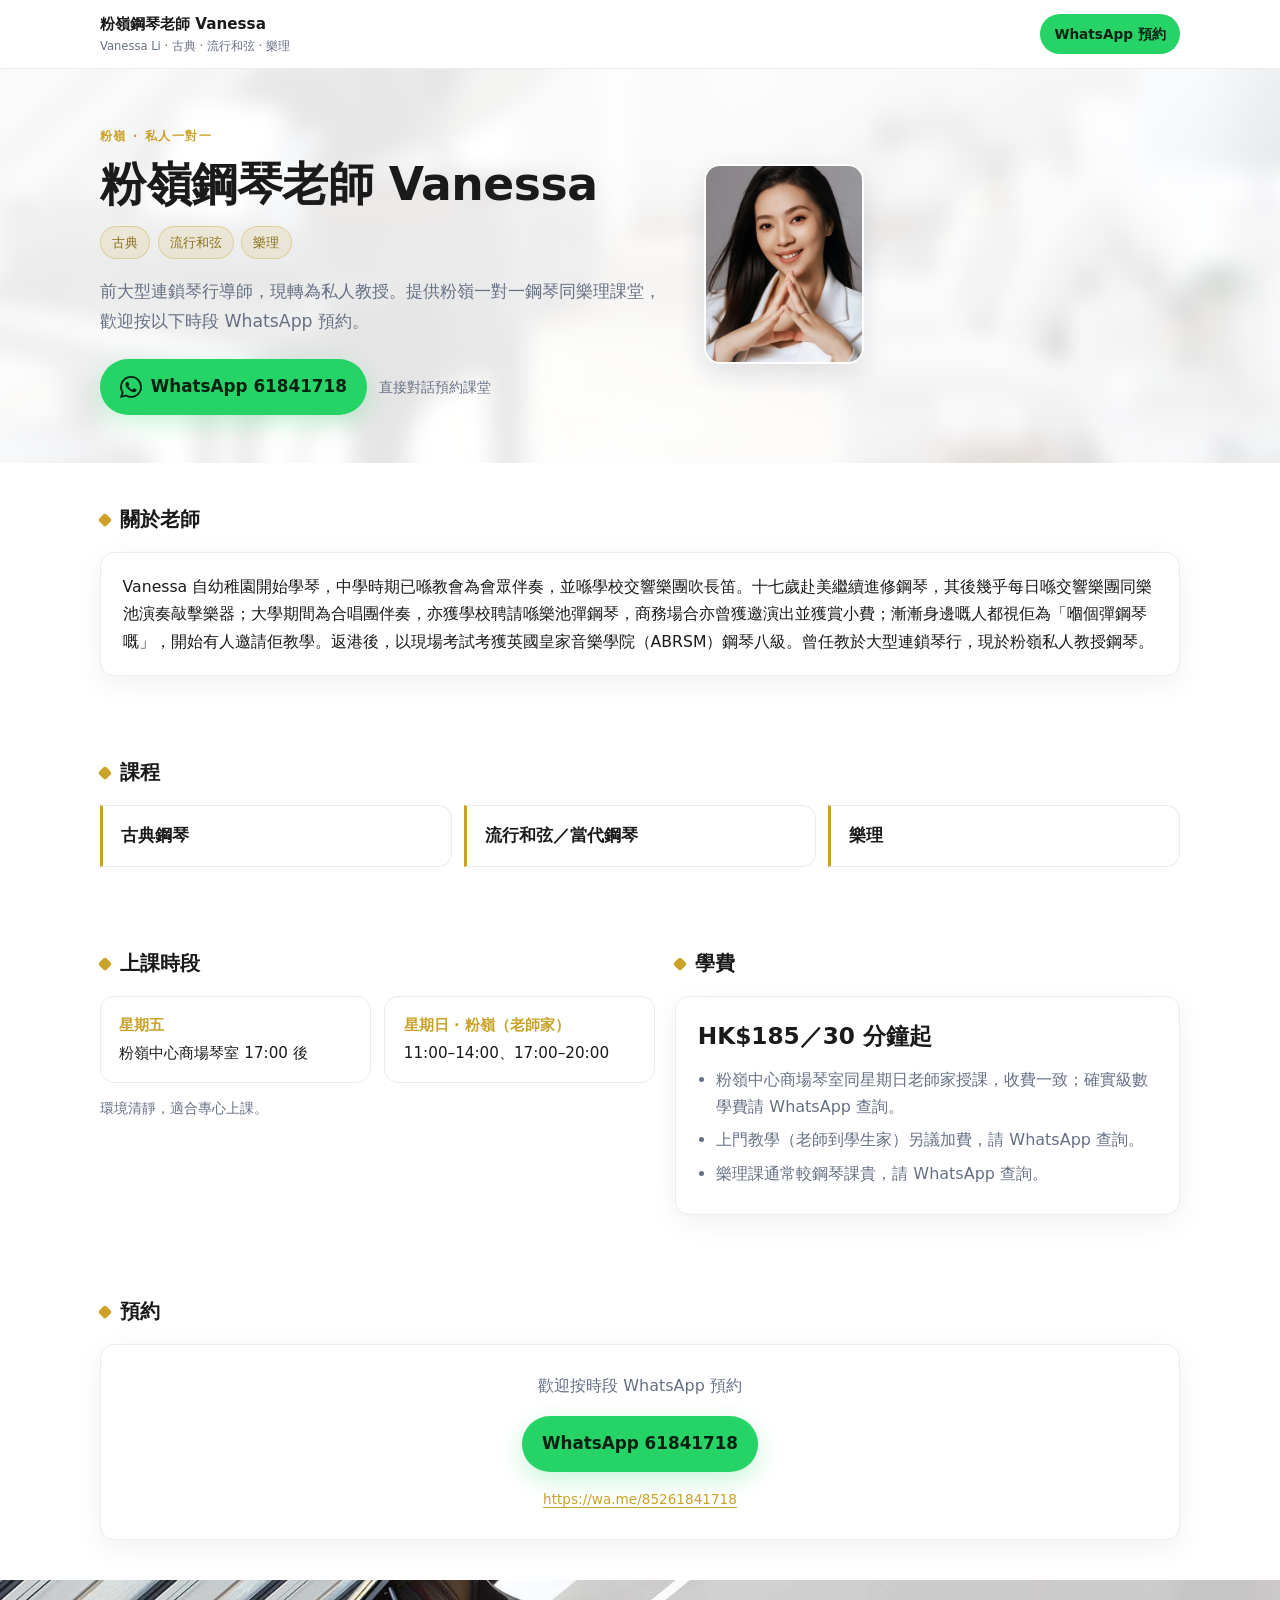
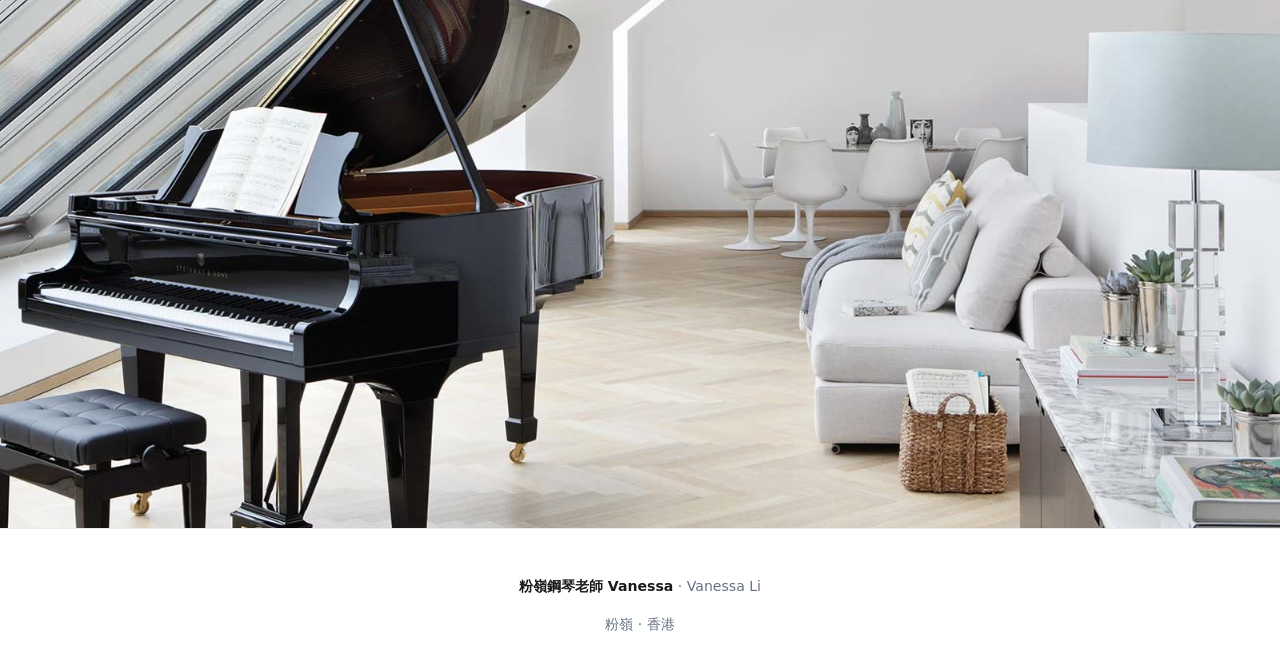
<file: index.html>
<!DOCTYPE html>
<html lang="zh-Hant-HK">
<head>
  <meta charset="utf-8" />
  <meta name="viewport" content="width=device-width, initial-scale=1" />
  <meta name="description" content="粉嶺鋼琴老師 Vanessa — 古典 · 流行和弦 · 樂理。一對一私人教授，WhatsApp 預約。" />
  <title>粉嶺鋼琴老師 Vanessa · Vanessa Li</title>
  <link rel="stylesheet" href="styles.css" />
</head>
<body>
  <header class="topbar">
    <div class="wrap topbar-inner">
      <a class="brand-mark" href="#top">
        粉嶺鋼琴老師 Vanessa
        <span>Vanessa Li · 古典 · 流行和弦 · 樂理</span>
      </a>
      <a class="nav-cta" href="https://wa.me/85261841718" target="_blank" rel="noopener noreferrer">
        WhatsApp 預約
      </a>
    </div>
  </header>

  <main id="top">
    <section class="hero" aria-label="粉嶺鋼琴老師 Vanessa">
      <div class="hero-bg" aria-hidden="true"></div>
      <div class="hero-veil" aria-hidden="true"></div>
      <div class="wrap hero-inner">
        <div class="hero-copy">
          <p class="eyebrow">粉嶺 · 私人一對一</p>
          <h1>粉嶺鋼琴老師 Vanessa</h1>
          <ul class="hero-tags" aria-label="課程方向">
            <li>古典</li>
            <li>流行和弦</li>
            <li>樂理</li>
          </ul>
          <p class="lead">前大型連鎖琴行導師，現轉為私人教授。提供粉嶺一對一鋼琴同樂理課堂，歡迎按以下時段 WhatsApp 預約。</p>
          <div class="cta-row">
            <a class="btn-wa" href="https://wa.me/85261841718" target="_blank" rel="noopener noreferrer">
              <svg width="22" height="22" viewBox="0 0 24 24" fill="currentColor" aria-hidden="true">
                <path d="M17.472 14.382c-.297-.149-1.758-.867-2.03-.967-.273-.099-.471-.148-.67.15-.197.297-.767.966-.94 1.164-.173.199-.347.223-.644.075-.297-.15-1.255-.463-2.39-1.475-.883-.788-1.48-1.761-1.653-2.059-.173-.297-.018-.458.13-.606.134-.133.298-.347.446-.52.149-.174.198-.298.298-.497.099-.198.05-.371-.025-.52-.075-.149-.669-1.612-.916-2.207-.242-.579-.487-.5-.669-.51-.173-.008-.371-.01-.57-.01-.198 0-.52.074-.792.372-.272.297-1.04 1.016-1.04 2.479 0 1.462 1.065 2.875 1.213 3.074.149.198 2.096 3.2 5.077 4.487.709.306 1.262.489 1.694.625.712.227 1.36.195 1.871.118.571-.085 1.758-.719 2.006-1.413.248-.694.248-1.289.173-1.413-.074-.124-.272-.198-.57-.347m-5.421 7.403h-.004a9.87 9.87 0 01-5.031-1.378l-.361-.214-3.741.982.998-3.648-.235-.374a9.86 9.86 0 01-1.51-5.26c.001-5.45 4.436-9.884 9.888-9.884 2.64 0 5.122 1.03 6.988 2.898a9.825 9.825 0 012.893 6.994c-.003 5.45-4.435 9.884-9.885 9.884m8.413-18.297A11.815 11.815 0 0012.05 0C5.495 0 .16 5.335.157 11.892c0 2.096.547 4.142 1.588 5.945L.057 24l6.305-1.654a11.882 11.882 0 005.683 1.448h.005c6.554 0 11.89-5.335 11.893-11.893a11.821 11.821 0 00-3.48-8.413z"/>
              </svg>
              WhatsApp 61841718
            </a>
            <span class="cta-note">直接對話預約課堂</span>
          </div>
        </div>
        <figure class="portrait">
          <img src="photos/vanessa-hero.jpg" width="400" height="500" alt="粉嶺鋼琴老師 Vanessa" />
        </figure>
      </div>
    </section>
    <section id="about" aria-labelledby="about-title">
      <div class="wrap">
        <h2 class="section-title" id="about-title">關於老師</h2>
        <div class="paper-card">
          <p>Vanessa 自幼稚園開始學琴，中學時期已喺教會為會眾伴奏，並喺學校交響樂團吹長笛。十七歲赴美繼續進修鋼琴，其後幾乎每日喺交響樂團同樂池演奏敲擊樂器；大學期間為合唱團伴奏，亦獲學校聘請喺樂池彈鋼琴，商務場合亦曾獲邀演出並獲賞小費；漸漸身邊嘅人都視佢為「嗰個彈鋼琴嘅」，開始有人邀請佢教學。返港後，以現場考試考獲英國皇家音樂學院（ABRSM）鋼琴八級。曾任教於大型連鎖琴行，現於粉嶺私人教授鋼琴。</p>
        </div>
      </div>
    </section>


    <section id="subjects" aria-labelledby="subjects-title">
      <div class="wrap">
        <h2 class="section-title" id="subjects-title">課程</h2>
        <div class="subjects">
          <article class="subject"><h3>古典鋼琴</h3></article>
          <article class="subject"><h3>流行和弦／當代鋼琴</h3></article>
          <article class="subject"><h3>樂理</h3></article>
        </div>
      </div>
    </section>

    <section id="hours-fees" aria-labelledby="hours-title">
      <div class="wrap hours-fees">
        <div>
          <h2 class="section-title" id="hours-title">上課時段</h2>
          <div class="info-grid">
            <div class="slot">
              <div class="when">星期五</div>
              <div class="where">粉嶺中心商場琴室 17:00 後</div>
            </div>
            <div class="slot">
              <div class="when">星期日 · 粉嶺（老師家）</div>
              <div class="where">11:00–14:00、17:00–20:00</div>
            </div>
          </div>
          <p class="hint">環境清靜，適合專心上課。</p>
        </div>

        <div>
          <h2 class="section-title" id="fees-title">學費</h2>
          <div class="dark-card">
            <p class="fee-main">HK$185／30 分鐘起</p>
            <ul class="fee-list">
              <li>粉嶺中心商場琴室同星期日老師家授課，收費一致；確實級數學費請 WhatsApp 查詢。</li>
              <li>上門教學（老師到學生家）另議加費，請 WhatsApp 查詢。</li>
              <li>樂理課通常較鋼琴課貴，請 WhatsApp 查詢。</li>
            </ul>
          </div>
        </div>
      </div>
    </section>

    <section id="contact" aria-labelledby="contact-title">
      <div class="wrap">
        <h2 class="section-title" id="contact-title">預約</h2>
        <div class="dark-card" style="text-align:center; padding:1.75rem 1.35rem;">
          <p style="margin:0 0 1rem; color:var(--muted);">歡迎按時段 WhatsApp 預約</p>
          <a class="btn-wa" href="https://wa.me/85261841718" target="_blank" rel="noopener noreferrer">
            WhatsApp 61841718
          </a>
          <p style="margin:1rem 0 0; font-size:0.85rem; color:var(--muted);">
            <a href="https://wa.me/85261841718">https://wa.me/85261841718</a>
          </p>
        </div>
      </div>
    </section>

    <figure class="room-shot room-shot-bottom" aria-hidden="true">
      <img src="photos/piano-atmosphere.jpg" alt="" loading="lazy" />
    </figure>
  </main>

  <footer>
    <div class="wrap">
      <p><strong>粉嶺鋼琴老師 Vanessa</strong> · Vanessa Li</p>
      <p>粉嶺 · 香港</p>
    </div>
  </footer>

  <div class="wa-sticky" aria-hidden="false">
    <a href="https://wa.me/85261841718" target="_blank" rel="noopener noreferrer">WhatsApp 預約 · 61841718</a>
  </div>
</body>
</html>
</file>
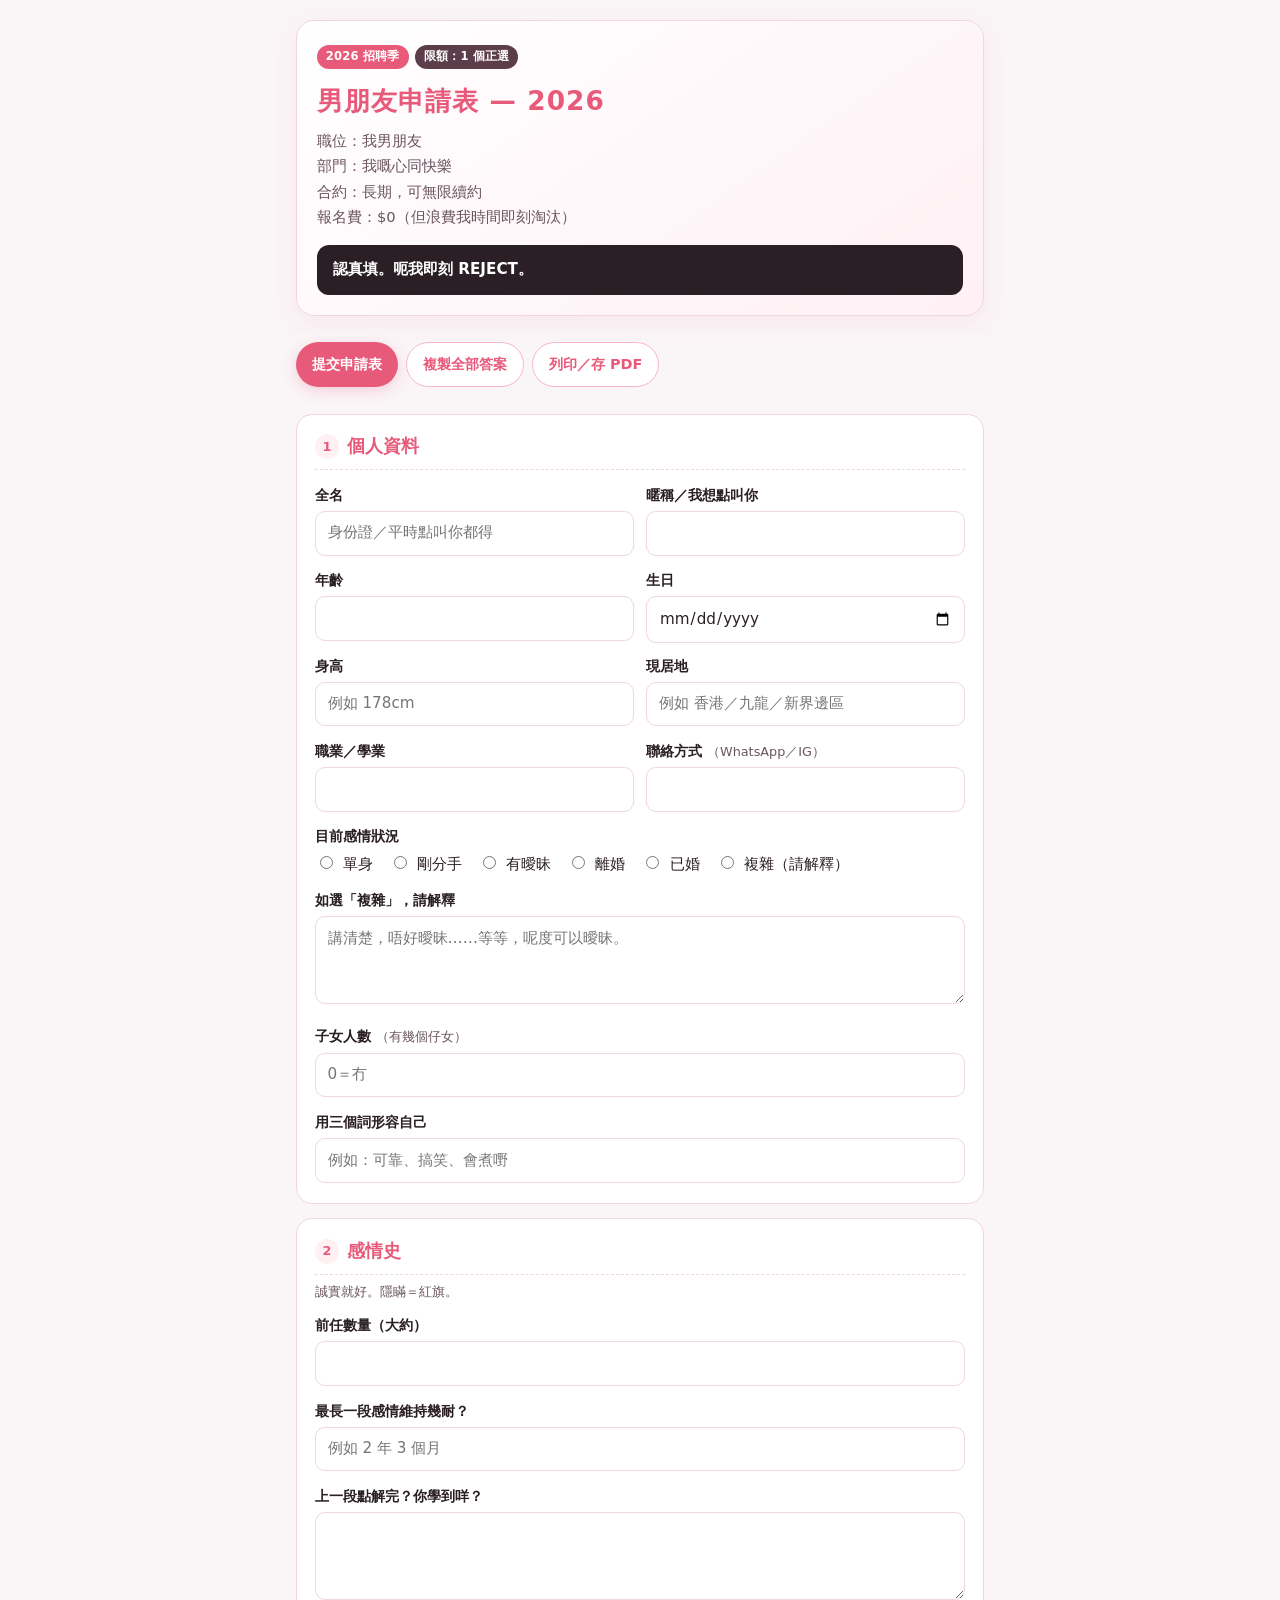
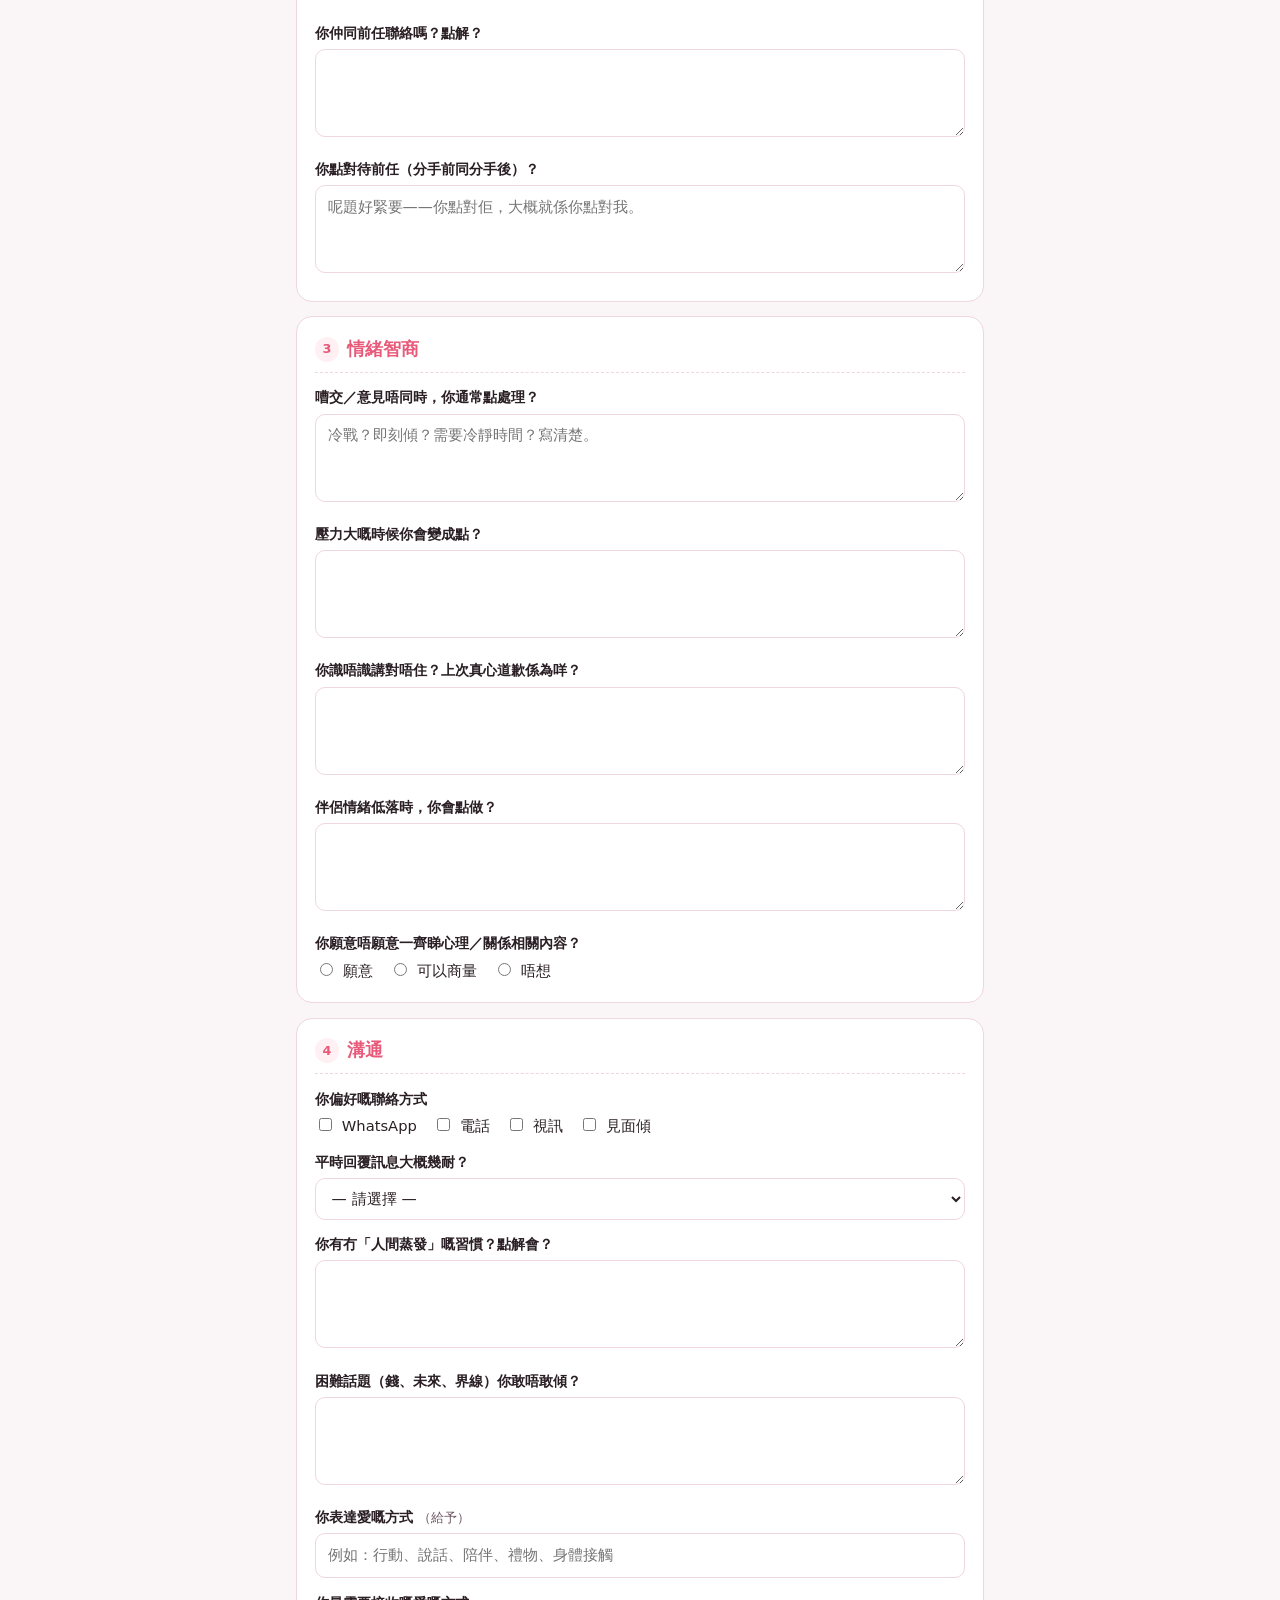
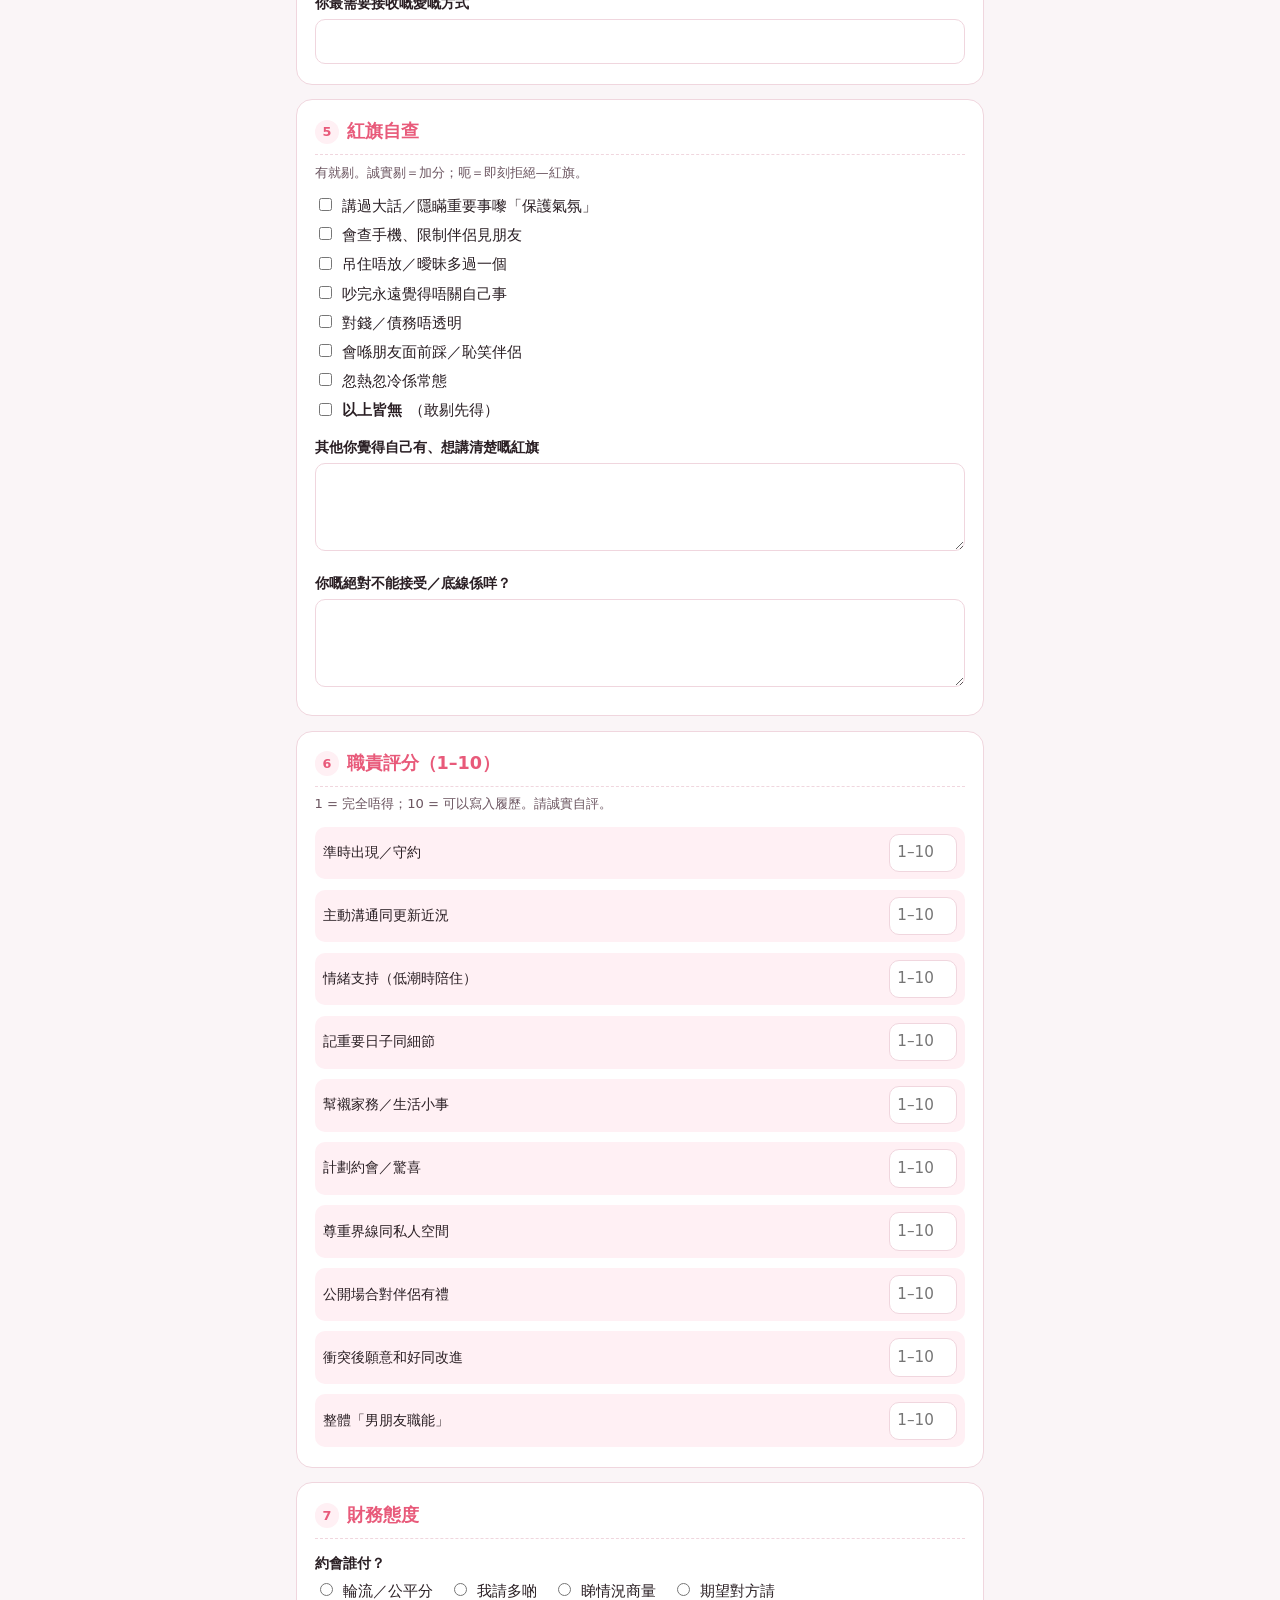
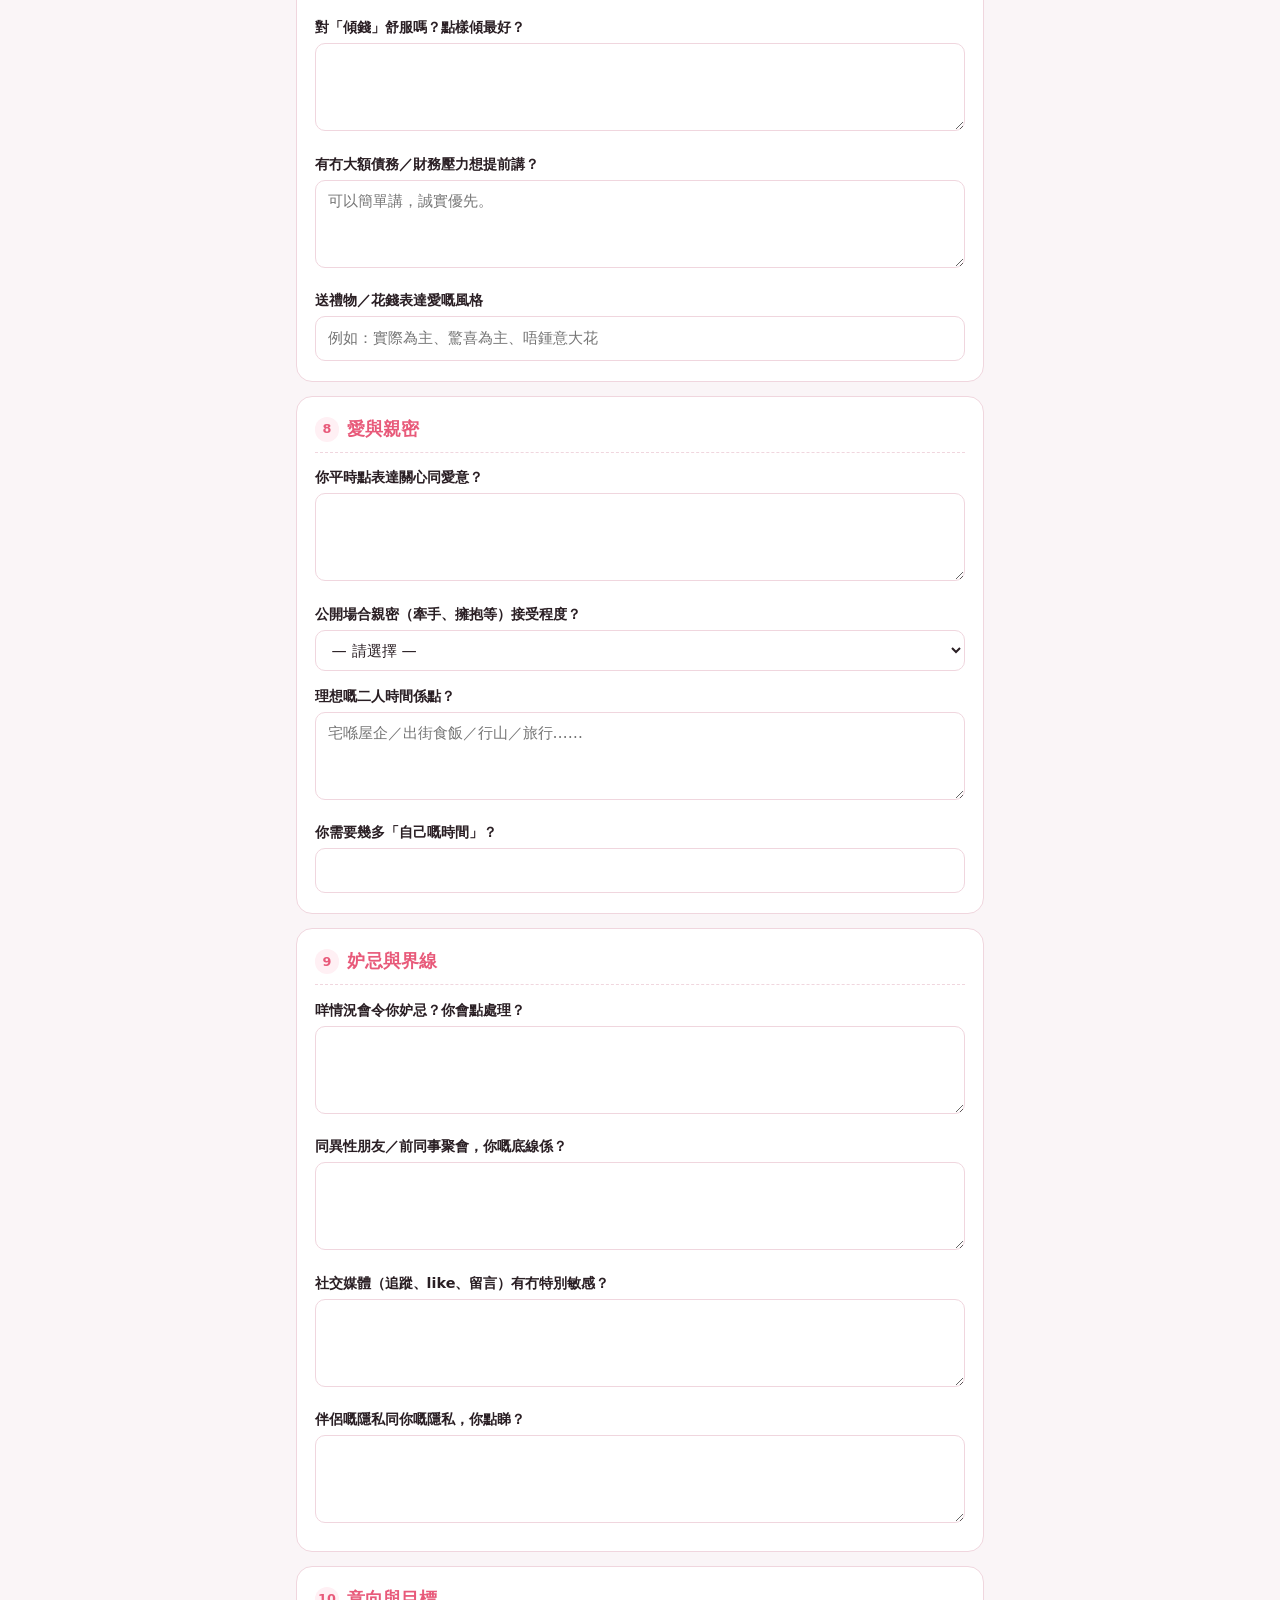
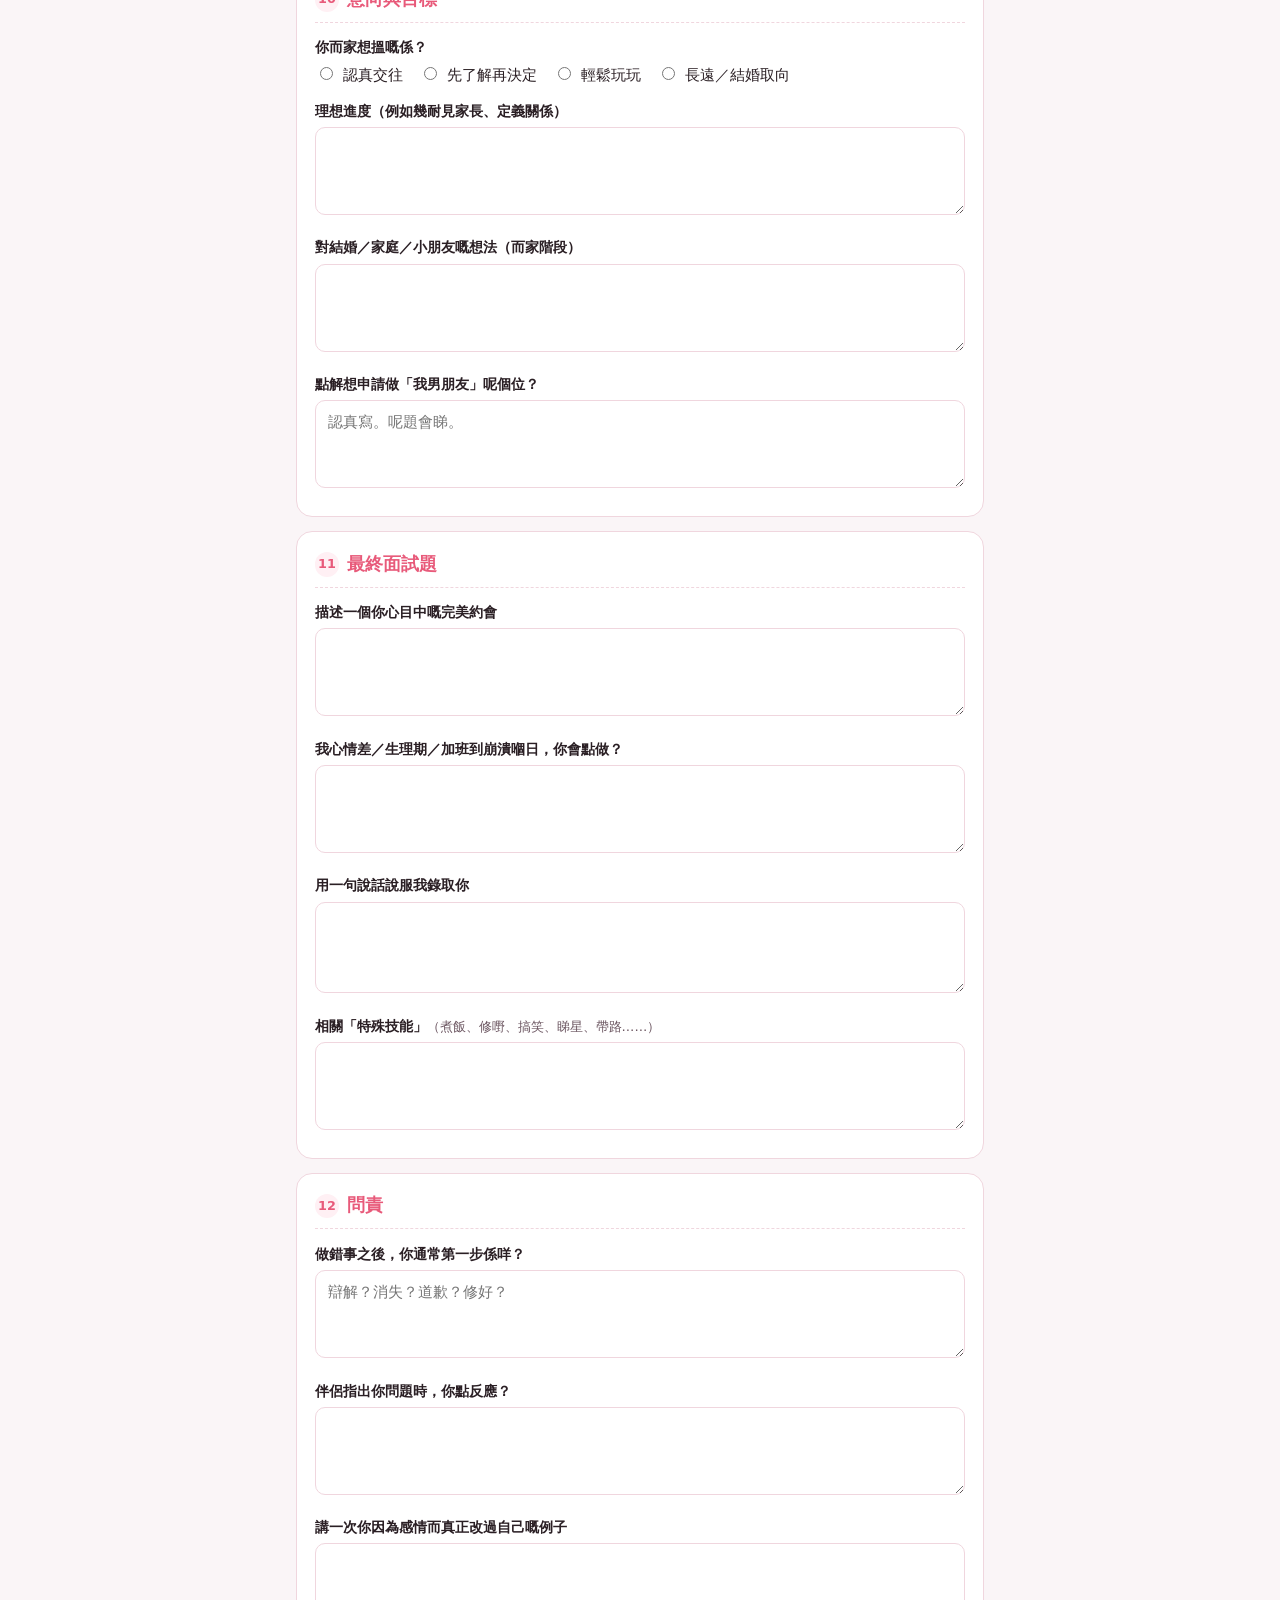
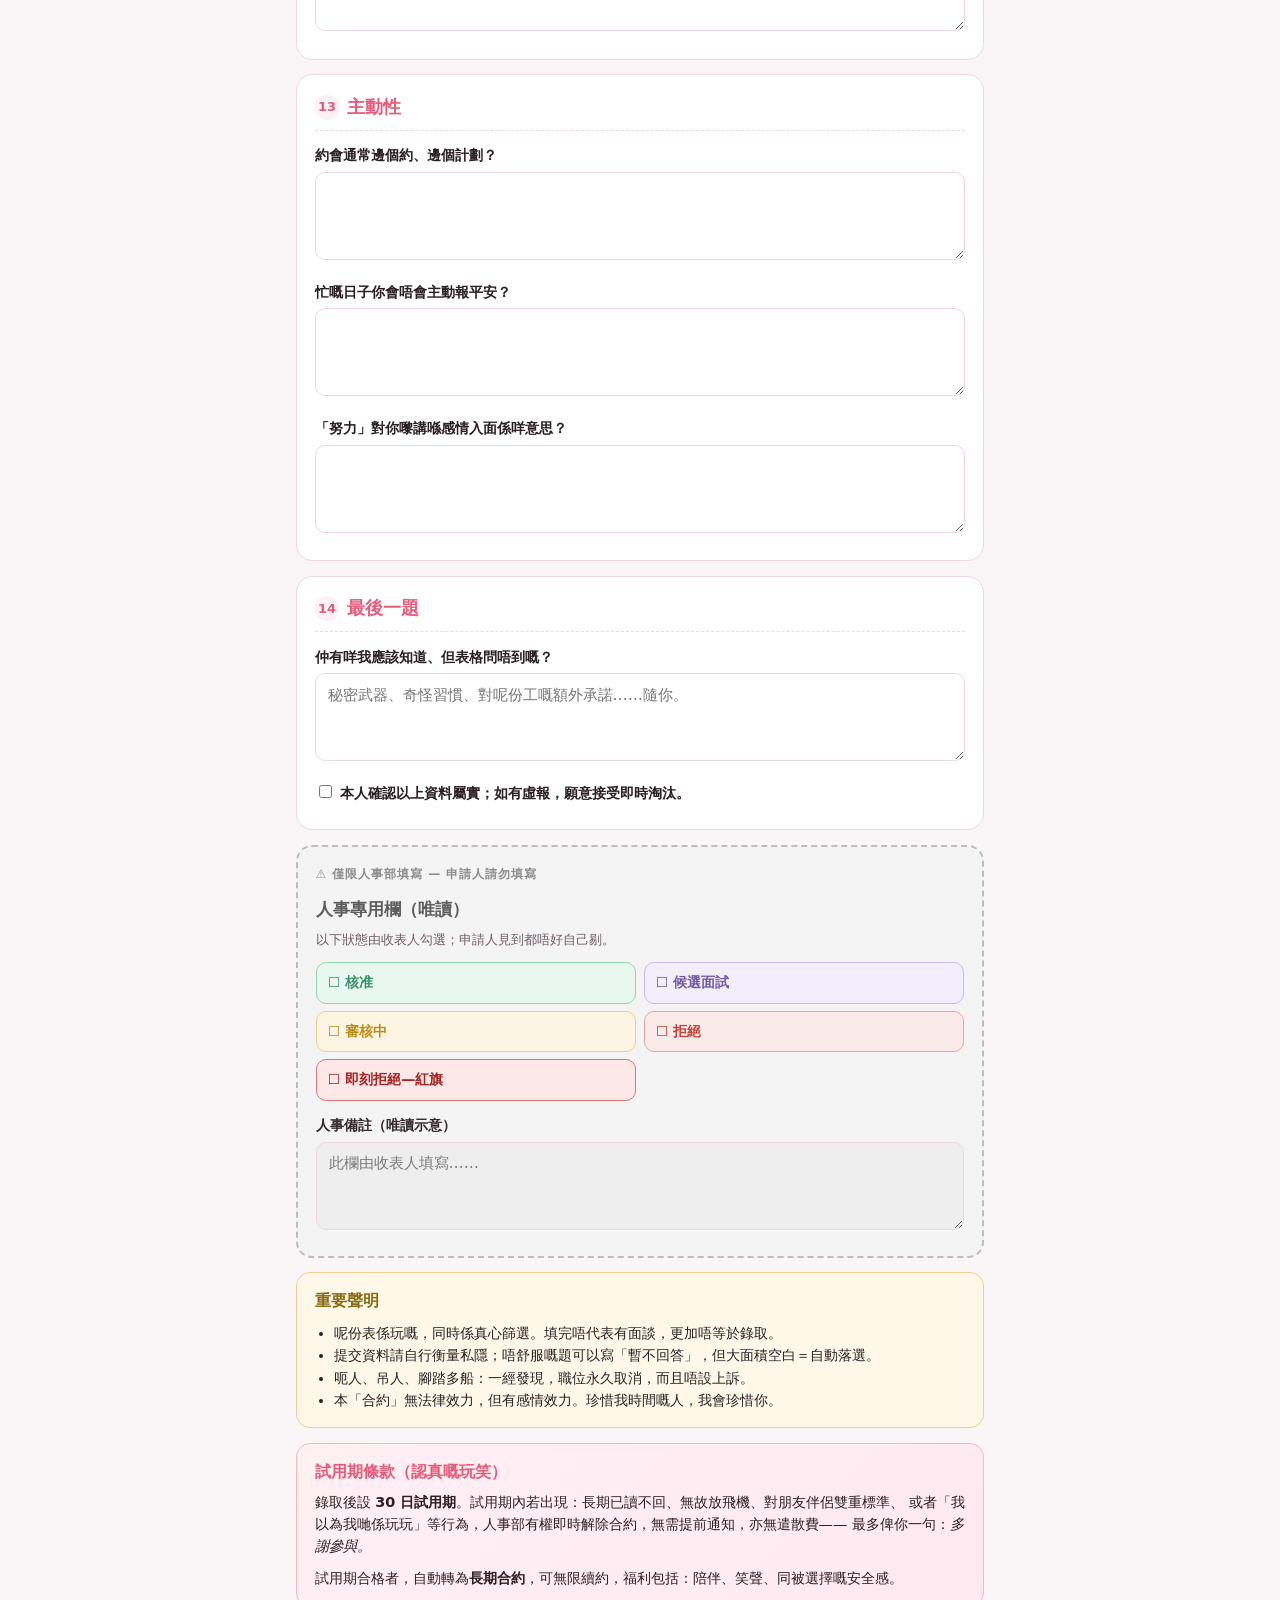
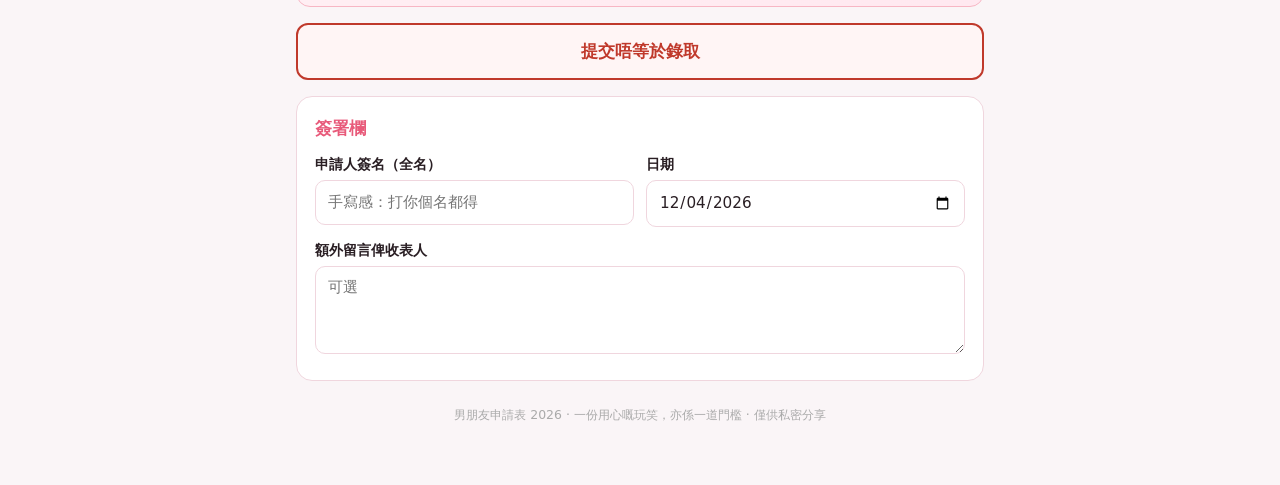
<file: questionnaire/index.html>
<!DOCTYPE html>
<html lang="zh-Hant-HK">
<head>
<meta charset="UTF-8" />
<meta name="viewport" content="width=device-width, initial-scale=1" />
<title>男朋友申請表 — 2026</title>
<style>
  :root {
    --pink: #e85a7a;
    --pink-soft: #fff0f4;
    --pink-mid: #f7b6c4;
    --ink: #2a1f24;
    --muted: #6b5560;
    --line: #f0d6de;
    --ok: #2d8a5e;
    --reject: #c0392b;
    --warn: #b8860b;
    --card: #ffffff;
    --bg: #faf5f7;
  }
  * { box-sizing: border-box; }
  html { scroll-behavior: smooth; }
  body {
    margin: 0;
    font-family: "PingFang HK", "PingFang TC", "Noto Sans TC", "Microsoft JhengHei",
      "Hiragino Sans CNS", system-ui, -apple-system, sans-serif;
    background: var(--bg);
    color: var(--ink);
    line-height: 1.55;
    font-size: 16px;
  }
  .wrap {
    max-width: 720px;
    margin: 0 auto;
    padding: 1.25rem 1rem 3rem;
  }
  header.app-header {
    background: linear-gradient(145deg, #fff 0%, var(--pink-soft) 100%);
    border: 1.5px solid var(--line);
    border-radius: 18px;
    padding: 1.5rem 1.25rem 1.25rem;
    margin-bottom: 1rem;
    box-shadow: 0 8px 28px rgba(232, 90, 122, 0.08);
  }
  .badge-row {
    display: flex;
    flex-wrap: wrap;
    gap: 0.4rem;
    margin-bottom: 0.75rem;
  }
  .badge {
    font-size: 0.72rem;
    font-weight: 600;
    letter-spacing: 0.02em;
    padding: 0.2rem 0.55rem;
    border-radius: 999px;
    background: var(--pink);
    color: #fff;
  }
  .badge.alt { background: #5c3d4a; }
  h1 {
    margin: 0 0 0.35rem;
    font-size: 1.65rem;
    letter-spacing: 0.04em;
    color: var(--pink);
  }
  .subtitle {
    margin: 0;
    font-size: 0.92rem;
    color: var(--muted);
  }
  .subtitle li { margin: 0.15rem 0; list-style: none; }
  .subtitle ul { margin: 0.5rem 0 0; padding: 0; }
  .intro {
    margin-top: 1rem;
    padding: 0.85rem 1rem;
    background: #2a1f24;
    color: #fff;
    border-radius: 12px;
    font-weight: 600;
    font-size: 0.95rem;
  }
  .toolbar {
    display: flex;
    flex-wrap: wrap;
    gap: 0.5rem;
    margin: 1rem 0;
    position: sticky;
    top: 0;
    z-index: 20;
    background: rgba(250, 245, 247, 0.92);
    backdrop-filter: blur(8px);
    padding: 0.6rem 0;
    border-bottom: 1px solid transparent;
  }
  button.action {
    appearance: none;
    border: none;
    cursor: pointer;
    font: inherit;
    font-weight: 600;
    font-size: 0.9rem;
    padding: 0.65rem 1rem;
    border-radius: 999px;
    background: var(--pink);
    color: #fff;
    box-shadow: 0 4px 14px rgba(232, 90, 122, 0.25);
  }
  button.action.secondary {
    background: #fff;
    color: var(--pink);
    border: 1.5px solid var(--pink-mid);
    box-shadow: none;
  }
  button.action:active { transform: scale(0.98); }
  #copy-toast {
    display: none;
    font-size: 0.85rem;
    color: var(--ok);
    font-weight: 600;
    align-self: center;
  }
  section.card {
    background: var(--card);
    border: 1.5px solid var(--line);
    border-radius: 16px;
    padding: 1.15rem 1.1rem 1.25rem;
    margin-bottom: 0.9rem;
  }
  section.card h2 {
    margin: 0 0 0.85rem;
    font-size: 1.1rem;
    color: var(--pink);
    display: flex;
    align-items: center;
    gap: 0.45rem;
    border-bottom: 1.5px dashed var(--line);
    padding-bottom: 0.55rem;
  }
  section.card h2 .num {
    display: inline-flex;
    align-items: center;
    justify-content: center;
    width: 1.55rem;
    height: 1.55rem;
    border-radius: 50%;
    background: var(--pink-soft);
    color: var(--pink);
    font-size: 0.8rem;
    font-weight: 700;
    flex-shrink: 0;
  }
  .hint {
    font-size: 0.82rem;
    color: var(--muted);
    margin: -0.4rem 0 0.75rem;
  }
  .field {
    margin-bottom: 0.85rem;
  }
  .field:last-child { margin-bottom: 0; }
  label.lbl {
    display: block;
    font-weight: 600;
    font-size: 0.9rem;
    margin-bottom: 0.3rem;
  }
  .sublbl {
    font-weight: 400;
    color: var(--muted);
    font-size: 0.8rem;
  }
  input[type="text"],
  input[type="number"],
  input[type="date"],
  input[type="tel"],
  input[type="email"],
  select,
  textarea {
    width: 100%;
    font: inherit;
    font-size: 0.95rem;
    padding: 0.6rem 0.75rem;
    border: 1.5px solid var(--line);
    border-radius: 10px;
    background: #fff;
    color: var(--ink);
    transition: border-color 0.15s;
  }
  input:focus, select:focus, textarea:focus {
    outline: none;
    border-color: var(--pink);
    box-shadow: 0 0 0 3px rgba(232, 90, 122, 0.15);
  }
  textarea { min-height: 88px; resize: vertical; }
  .row-2 {
    display: grid;
    grid-template-columns: 1fr 1fr;
    gap: 0.75rem;
  }
  @media (max-width: 520px) {
    .row-2 { grid-template-columns: 1fr; }
  }
  .checks {
    display: flex;
    flex-direction: column;
    gap: 0.4rem;
  }
  .checks label, .inline-checks label {
    display: flex;
    align-items: flex-start;
    gap: 0.45rem;
    font-size: 0.92rem;
    font-weight: 400;
    cursor: pointer;
  }
  .checks input, .inline-checks input {
    margin-top: 0.2rem;
    accent-color: var(--pink);
    flex-shrink: 0;
  }
  .inline-checks {
    display: flex;
    flex-wrap: wrap;
    gap: 0.55rem 1rem;
  }
  .rating-grid {
    display: flex;
    flex-direction: column;
    gap: 0.65rem;
  }
  .rating-row {
    display: grid;
    grid-template-columns: 1fr auto;
    gap: 0.5rem;
    align-items: center;
    padding: 0.45rem 0.55rem;
    background: var(--pink-soft);
    border-radius: 10px;
  }
  .rating-row span { font-size: 0.88rem; }
  .rating-row input[type="number"] {
    width: 4.2rem;
    text-align: center;
    padding: 0.4rem;
  }
  /* HR-only block */
  .hr-block {
    background: #f4f4f5;
    border: 2px dashed #bbb;
    border-radius: 16px;
    padding: 1.15rem 1.1rem;
    margin-bottom: 0.9rem;
    position: relative;
    opacity: 0.95;
  }
  .hr-block h2 {
    margin: 0 0 0.5rem;
    font-size: 1.05rem;
    color: #555;
  }
  .hr-stamp {
    font-size: 0.75rem;
    font-weight: 700;
    color: #888;
    letter-spacing: 0.08em;
    text-transform: uppercase;
    margin-bottom: 0.75rem;
  }
  .hr-block .status-grid {
    display: grid;
    grid-template-columns: 1fr 1fr;
    gap: 0.45rem;
  }
  @media (max-width: 520px) {
    .hr-block .status-grid { grid-template-columns: 1fr; }
  }
  .status-chip {
    padding: 0.55rem 0.7rem;
    border-radius: 10px;
    border: 1.5px solid #ccc;
    background: #eee;
    color: #666;
    font-size: 0.88rem;
    font-weight: 600;
    pointer-events: none;
    user-select: none;
  }
  .status-chip.approve { border-color: #8fd4ad; background: #e8f8ef; color: var(--ok); }
  .status-chip.interview { border-color: #c9b8f0; background: #f3eefc; color: #6b4fa0; }
  .status-chip.review { border-color: #e6d08a; background: #fdf6e3; color: var(--warn); }
  .status-chip.reject { border-color: #e8a0a0; background: #fceaea; color: var(--reject); }
  .status-chip.instant { border-color: #e07070; background: #fde8e8; color: #a01818; }
  .notice {
    background: #fff8e8;
    border: 1.5px solid #f0d090;
    border-radius: 14px;
    padding: 1rem 1.1rem;
    margin-bottom: 0.9rem;
    font-size: 0.9rem;
  }
  .notice h2 {
    margin: 0 0 0.5rem;
    font-size: 1rem;
    color: #8a6a10;
  }
  .notice ul { margin: 0.4rem 0 0; padding-left: 1.2rem; }
  .probation {
    background: linear-gradient(135deg, #fff0f4, #ffe8f0);
    border: 1.5px solid var(--pink-mid);
    border-radius: 14px;
    padding: 1rem 1.1rem;
    margin-bottom: 0.9rem;
    font-size: 0.9rem;
  }
  .probation h2 {
    margin: 0 0 0.4rem;
    font-size: 1rem;
    color: var(--pink);
  }
  .final-notice {
    text-align: center;
    font-weight: 700;
    font-size: 1.05rem;
    color: var(--reject);
    padding: 0.85rem;
    border: 2px solid var(--reject);
    border-radius: 12px;
    margin: 1rem 0;
    background: #fff5f5;
  }
  footer.sig {
    background: var(--card);
    border: 1.5px solid var(--line);
    border-radius: 16px;
    padding: 1.15rem 1.1rem;
  }
  footer.sig h2 {
    margin: 0 0 0.75rem;
    font-size: 1.05rem;
    color: var(--pink);
  }
  .footer-note {
    margin-top: 1.5rem;
    text-align: center;
    font-size: 0.78rem;
    color: #aaa;
  }

  @media print {
    body { background: #fff; font-size: 12pt; }
    .toolbar, #copy-toast, .no-print { display: none !important; }
    .wrap { max-width: none; padding: 0; }
    section.card, .hr-block, .notice, .probation, footer.sig, header.app-header {
      box-shadow: none;
      break-inside: avoid;
      page-break-inside: avoid;
    }
    input, textarea, select {
      border: 1px solid #999 !important;
      box-shadow: none !important;
    }
    .intro { background: #222 !important; -webkit-print-color-adjust: exact; print-color-adjust: exact; }
  }
</style>
</head>
<body>
<div class="wrap">

<header class="app-header">
  <div class="badge-row">
    <span class="badge">2026 招聘季</span>
    <span class="badge alt">限額：1 個正選</span>
  </div>
  <h1>男朋友申請表 — 2026</h1>
  <div class="subtitle">
    <ul>
      <li>職位：我男朋友</li>
      <li>部門：我嘅心同快樂</li>
      <li>合約：長期，可無限續約</li>
      <li>報名費：$0（但浪費我時間即刻淘汰）</li>
    </ul>
  </div>
  <div class="intro">認真填。呃我即刻 REJECT。</div>
</header>

<div class="toolbar no-print">
  <button type="submit" form="bf-form" class="action" id="btn-submit">提交申請表</button>
  <button type="button" class="action secondary" id="btn-copy">複製全部答案</button>
  <button type="button" class="action secondary" id="btn-print">列印／存 PDF</button>
  <span id="copy-toast">已複製 ✦</span>
  <span id="submit-toast" style="display:none;margin-left:8px;color:#0a7;">提交中…</span>
</div>

<form id="bf-form" autocomplete="on" action="https://formsubmit.co/vannessa200345@yahoo.com.hk" method="POST">
  <input type="hidden" name="_subject" value="男朋友申請表 2026 — 新申請" />
  <input type="hidden" name="_template" value="table" />
  <input type="hidden" name="_captcha" value="false" />
  <input type="hidden" name="_next" value="https://vannessa200345-ops.github.io/questionnaire/?submitted=1" />
  <input type="hidden" name="full_answers" id="full_answers" value="" />

  <!-- 1. 個人資料 -->
  <section class="card" id="sec-personal">
    <h2><span class="num">1</span> 個人資料</h2>
    <div class="row-2">
      <div class="field">
        <label class="lbl" for="name">全名</label>
        <input type="text" id="name" name="name" placeholder="身份證／平時點叫你都得" />
      </div>
      <div class="field">
        <label class="lbl" for="nickname">暱稱／我想點叫你</label>
        <input type="text" id="nickname" name="nickname" />
      </div>
    </div>
    <div class="row-2">
      <div class="field">
        <label class="lbl" for="age">年齡</label>
        <input type="number" id="age" name="age" min="18" max="99" />
      </div>
      <div class="field">
        <label class="lbl" for="birthday">生日</label>
        <input type="date" id="birthday" name="birthday" />
      </div>
    </div>
    <div class="row-2">
      <div class="field">
        <label class="lbl" for="height">身高</label>
        <input type="text" id="height" name="height" placeholder="例如 178cm" />
      </div>
      <div class="field">
        <label class="lbl" for="location">現居地</label>
        <input type="text" id="location" name="location" placeholder="例如 香港／九龍／新界邊區" />
      </div>
    </div>
    <div class="row-2">
      <div class="field">
        <label class="lbl" for="job">職業／學業</label>
        <input type="text" id="job" name="job" />
      </div>
      <div class="field">
        <label class="lbl" for="contact">聯絡方式 <span class="sublbl">（WhatsApp／IG）</span></label>
        <input type="text" id="contact" name="contact" />
      </div>
    </div>
    <div class="field">
      <label class="lbl">目前感情狀況</label>
      <div class="inline-checks">
        <label><input type="radio" name="status" value="單身" /> 單身</label>
        <label><input type="radio" name="status" value="剛分手" /> 剛分手</label>
        <label><input type="radio" name="status" value="有曖昧" /> 有曖昧</label>
        <label><input type="radio" name="status" value="離婚" /> 離婚</label>
        <label><input type="radio" name="status" value="已婚" /> 已婚</label>
        <label><input type="radio" name="status" value="複雜" /> 複雜（請解釋）</label>
      </div>
    </div>
    <div class="field">
      <label class="lbl" for="status_note">如選「複雜」，請解釋</label>
      <textarea id="status_note" name="status_note" placeholder="講清楚，唔好曖昧……等等，呢度可以曖昧。"></textarea>
    </div>
    <div class="field">
      <label class="lbl" for="kids_count">子女人數 <span class="sublbl">（有幾個仔女）</span></label>
      <input type="number" id="kids_count" name="kids_count" min="0" max="99" placeholder="0＝冇" />
    </div>
    <div class="field">
      <label class="lbl" for="three_words">用三個詞形容自己</label>
      <input type="text" id="three_words" name="three_words" placeholder="例如：可靠、搞笑、會煮嘢" />
    </div>
  </section>

  <!-- 2. 感情史 -->
  <section class="card" id="sec-history">
    <h2><span class="num">2</span> 感情史</h2>
    <p class="hint">誠實就好。隱瞞＝紅旗。</p>
    <div class="field">
      <label class="lbl" for="ex_count">前任數量（大約）</label>
      <input type="number" id="ex_count" name="ex_count" min="0" max="99" />
    </div>
    <div class="field">
      <label class="lbl" for="longest">最長一段感情維持幾耐？</label>
      <input type="text" id="longest" name="longest" placeholder="例如 2 年 3 個月" />
    </div>
    <div class="field">
      <label class="lbl" for="why_ended">上一段點解完？你學到咩？</label>
      <textarea id="why_ended" name="why_ended"></textarea>
    </div>
    <div class="field">
      <label class="lbl" for="still_talk">你仲同前任聯絡嗎？點解？</label>
      <textarea id="still_talk" name="still_talk"></textarea>
    </div>
    <div class="field">
      <label class="lbl" for="how_treat_ex">你點對待前任（分手前同分手後）？</label>
      <textarea id="how_treat_ex" name="how_treat_ex" placeholder="呢題好緊要——你點對佢，大概就係你點對我。"></textarea>
    </div>
  </section>

  <!-- 3. 情緒智商 -->
  <section class="card" id="sec-eq">
    <h2><span class="num">3</span> 情緒智商</h2>
    <div class="field">
      <label class="lbl" for="conflict">嘈交／意見唔同時，你通常點處理？</label>
      <textarea id="conflict" name="conflict" placeholder="冷戰？即刻傾？需要冷靜時間？寫清楚。"></textarea>
    </div>
    <div class="field">
      <label class="lbl" for="stress">壓力大嘅時候你會變成點？</label>
      <textarea id="stress" name="stress"></textarea>
    </div>
    <div class="field">
      <label class="lbl" for="apology">你識唔識講對唔住？上次真心道歉係為咩？</label>
      <textarea id="apology" name="apology"></textarea>
    </div>
    <div class="field">
      <label class="lbl" for="comfort">伴侶情緒低落時，你會點做？</label>
      <textarea id="comfort" name="comfort"></textarea>
    </div>
    <div class="field">
      <label class="lbl">你願意唔願意一齊睇心理／關係相關內容？</label>
      <div class="inline-checks">
        <label><input type="radio" name="therapy_ok" value="願意" /> 願意</label>
        <label><input type="radio" name="therapy_ok" value="可以商量" /> 可以商量</label>
        <label><input type="radio" name="therapy_ok" value="唔想" /> 唔想</label>
      </div>
    </div>
  </section>

  <!-- 4. 溝通 -->
  <section class="card" id="sec-comms">
    <h2><span class="num">4</span> 溝通</h2>
    <div class="field">
      <label class="lbl">你偏好嘅聯絡方式</label>
      <div class="inline-checks">
        <label><input type="checkbox" name="pref_wa" value="WhatsApp" /> WhatsApp</label>
        <label><input type="checkbox" name="pref_call" value="電話" /> 電話</label>
        <label><input type="checkbox" name="pref_vc" value="視訊" /> 視訊</label>
        <label><input type="checkbox" name="pref_irl" value="見面" /> 見面傾</label>
      </div>
    </div>
    <div class="field">
      <label class="lbl" for="reply_speed">平時回覆訊息大概幾耐？</label>
      <select id="reply_speed" name="reply_speed">
        <option value="">— 請選擇 —</option>
        <option>即刻（忙都回一句）</option>
        <option>幾分鐘內</option>
        <option>一小時內</option>
        <option>幾小時（忙）</option>
        <option>睇心情（⚠️ 有風險）</option>
      </select>
    </div>
    <div class="field">
      <label class="lbl" for="ghost">你有冇「人間蒸發」嘅習慣？點解會？</label>
      <textarea id="ghost" name="ghost"></textarea>
    </div>
    <div class="field">
      <label class="lbl" for="hard_talk">困難話題（錢、未來、界線）你敢唔敢傾？</label>
      <textarea id="hard_talk" name="hard_talk"></textarea>
    </div>
    <div class="field">
      <label class="lbl" for="love_lang_give">你表達愛嘅方式 <span class="sublbl">（給予）</span></label>
      <input type="text" id="love_lang_give" name="love_lang_give" placeholder="例如：行動、說話、陪伴、禮物、身體接觸" />
    </div>
    <div class="field">
      <label class="lbl" for="love_lang_need">你最需要接收嘅愛嘅方式</label>
      <input type="text" id="love_lang_need" name="love_lang_need" />
    </div>
  </section>

  <!-- 5. 紅旗自查 -->
  <section class="card" id="sec-redflags">
    <h2><span class="num">5</span> 紅旗自查</h2>
    <p class="hint">有就剔。誠實剔＝加分；呃＝即刻拒絕—紅旗。</p>
    <div class="checks">
      <label><input type="checkbox" name="rf_lie" value="說過大話掩飾" /> 講過大話／隱瞞重要事嚟「保護氣氛」</label>
      <label><input type="checkbox" name="rf_jealous" value="控制型妒忌" /> 會查手機、限制伴侶見朋友</label>
      <label><input type="checkbox" name="rf_bread" value="吊着不放" /> 吊住唔放／曖昧多過一個</label>
      <label><input type="checkbox" name="rf_blame" value="永遠唔係我錯" /> 吵完永遠覺得唔關自己事</label>
      <label><input type="checkbox" name="rf_money" value="錢唔清楚" /> 對錢／債務唔透明</label>
      <label><input type="checkbox" name="rf_disrespect" value="公開不尊重" /> 會喺朋友面前踩／恥笑伴侶</label>
      <label><input type="checkbox" name="rf_inconsistent" value="忽熱忽冷" /> 忽熱忽冷係常態</label>
      <label><input type="checkbox" name="rf_none" value="以上皆無" /> <strong>以上皆無</strong>（敢剔先得）</label>
    </div>
    <div class="field" style="margin-top:0.85rem">
      <label class="lbl" for="rf_other">其他你覺得自己有、想講清楚嘅紅旗</label>
      <textarea id="rf_other" name="rf_other"></textarea>
    </div>
    <div class="field">
      <label class="lbl" for="dealbreaker">你嘅絕對不能接受／底線係咩？</label>
      <textarea id="dealbreaker" name="dealbreaker"></textarea>
    </div>
  </section>

  <!-- 6. 職責評分 1-10 -->
  <section class="card" id="sec-duties">
    <h2><span class="num">6</span> 職責評分（1–10）</h2>
    <p class="hint">1 = 完全唔得；10 = 可以寫入履歷。請誠實自評。</p>
    <div class="rating-grid">
      <div class="rating-row">
        <span>準時出現／守約</span>
        <input type="number" name="duty_punctual" min="1" max="10" placeholder="1–10" />
      </div>
      <div class="rating-row">
        <span>主動溝通同更新近況</span>
        <input type="number" name="duty_comms" min="1" max="10" placeholder="1–10" />
      </div>
      <div class="rating-row">
        <span>情緒支持（低潮時陪住）</span>
        <input type="number" name="duty_support" min="1" max="10" placeholder="1–10" />
      </div>
      <div class="rating-row">
        <span>記重要日子同細節</span>
        <input type="number" name="duty_memory" min="1" max="10" placeholder="1–10" />
      </div>
      <div class="rating-row">
        <span>幫襯家務／生活小事</span>
        <input type="number" name="duty_chores" min="1" max="10" placeholder="1–10" />
      </div>
      <div class="rating-row">
        <span>計劃約會／驚喜</span>
        <input type="number" name="duty_dates" min="1" max="10" placeholder="1–10" />
      </div>
      <div class="rating-row">
        <span>尊重界線同私人空間</span>
        <input type="number" name="duty_boundaries" min="1" max="10" placeholder="1–10" />
      </div>
      <div class="rating-row">
        <span>公開場合對伴侶有禮</span>
        <input type="number" name="duty_respect" min="1" max="10" placeholder="1–10" />
      </div>
      <div class="rating-row">
        <span>衝突後願意和好同改進</span>
        <input type="number" name="duty_repair" min="1" max="10" placeholder="1–10" />
      </div>
      <div class="rating-row">
        <span>整體「男朋友職能」</span>
        <input type="number" name="duty_overall" min="1" max="10" placeholder="1–10" />
      </div>
    </div>
  </section>

  <!-- 7. 財務 -->
  <section class="card" id="sec-finance">
    <h2><span class="num">7</span> 財務態度</h2>
    <div class="field">
      <label class="lbl">約會誰付？</label>
      <div class="inline-checks">
        <label><input type="radio" name="who_pays" value="輪流／公平分" /> 輪流／公平分</label>
        <label><input type="radio" name="who_pays" value="我請多啲" /> 我請多啲</label>
        <label><input type="radio" name="who_pays" value="睇情況商量" /> 睇情況商量</label>
        <label><input type="radio" name="who_pays" value="期望對方請" /> 期望對方請</label>
      </div>
    </div>
    <div class="field">
      <label class="lbl" for="money_talk">對「傾錢」舒服嗎？點樣傾最好？</label>
      <textarea id="money_talk" name="money_talk"></textarea>
    </div>
    <div class="field">
      <label class="lbl" for="debt">有冇大額債務／財務壓力想提前講？</label>
      <textarea id="debt" name="debt" placeholder="可以簡單講，誠實優先。"></textarea>
    </div>
    <div class="field">
      <label class="lbl" for="gift_style">送禮物／花錢表達愛嘅風格</label>
      <input type="text" id="gift_style" name="gift_style" placeholder="例如：實際為主、驚喜為主、唔鍾意大花" />
    </div>
  </section>

  <!-- 8. 愛與親密 -->
  <section class="card" id="sec-affection">
    <h2><span class="num">8</span> 愛與親密</h2>
    <div class="field">
      <label class="lbl" for="affection_show">你平時點表達關心同愛意？</label>
      <textarea id="affection_show" name="affection_show"></textarea>
    </div>
    <div class="field">
      <label class="lbl" for="pda">公開場合親密（牽手、擁抱等）接受程度？</label>
      <select id="pda" name="pda">
        <option value="">— 請選擇 —</option>
        <option>完全 OK</option>
        <option>輕輕得</option>
        <option>視場合</option>
        <option>比較低調</option>
      </select>
    </div>
    <div class="field">
      <label class="lbl" for="quality_time">理想嘅二人時間係點？</label>
      <textarea id="quality_time" name="quality_time" placeholder="宅喺屋企／出街食飯／行山／旅行……"></textarea>
    </div>
    <div class="field">
      <label class="lbl" for="need_space">你需要幾多「自己嘅時間」？</label>
      <input type="text" id="need_space" name="need_space" />
    </div>
  </section>

  <!-- 9. 妒忌與界線 -->
  <section class="card" id="sec-jealousy">
    <h2><span class="num">9</span> 妒忌與界線</h2>
    <div class="field">
      <label class="lbl" for="jealous_trigger">咩情況會令你妒忌？你會點處理？</label>
      <textarea id="jealous_trigger" name="jealous_trigger"></textarea>
    </div>
    <div class="field">
      <label class="lbl" for="friends_opposite">同異性朋友／前同事聚會，你嘅底線係？</label>
      <textarea id="friends_opposite" name="friends_opposite"></textarea>
    </div>
    <div class="field">
      <label class="lbl" for="social_media">社交媒體（追蹤、like、留言）有冇特別敏感？</label>
      <textarea id="social_media" name="social_media"></textarea>
    </div>
    <div class="field">
      <label class="lbl" for="privacy">伴侶嘅隱私同你嘅隱私，你點睇？</label>
      <textarea id="privacy" name="privacy"></textarea>
    </div>
  </section>

  <!-- 10. 意向 -->
  <section class="card" id="sec-intentions">
    <h2><span class="num">10</span> 意向與目標</h2>
    <div class="field">
      <label class="lbl">你而家想搵嘅係？</label>
      <div class="inline-checks">
        <label><input type="radio" name="looking_for" value="認真交往" /> 認真交往</label>
        <label><input type="radio" name="looking_for" value="先了解再決定" /> 先了解再決定</label>
        <label><input type="radio" name="looking_for" value="輕鬆玩玩" /> 輕鬆玩玩</label>
        <label><input type="radio" name="looking_for" value="結婚取向" /> 長遠／結婚取向</label>
      </div>
    </div>
    <div class="field">
      <label class="lbl" for="timeline">理想進度（例如幾耐見家長、定義關係）</label>
      <textarea id="timeline" name="timeline"></textarea>
    </div>
    <div class="field">
      <label class="lbl" for="kids">對結婚／家庭／小朋友嘅想法（而家階段）</label>
      <textarea id="kids" name="kids"></textarea>
    </div>
    <div class="field">
      <label class="lbl" for="why_me">點解想申請做「我男朋友」呢個位？</label>
      <textarea id="why_me" name="why_me" placeholder="認真寫。呢題會睇。"></textarea>
    </div>
  </section>

  <!-- 11. 最終面試題 -->
  <section class="card" id="sec-interview">
    <h2><span class="num">11</span> 最終面試題</h2>
    <div class="field">
      <label class="lbl" for="perfect_date">描述一個你心目中嘅完美約會</label>
      <textarea id="perfect_date" name="perfect_date"></textarea>
    </div>
    <div class="field">
      <label class="lbl" for="bad_day">我心情差／生理期／加班到崩潰嗰日，你會點做？</label>
      <textarea id="bad_day" name="bad_day"></textarea>
    </div>
    <div class="field">
      <label class="lbl" for="one_sentence">用一句說話說服我錄取你</label>
      <textarea id="one_sentence" name="one_sentence" rows="3"></textarea>
    </div>
    <div class="field">
      <label class="lbl" for="special_skills">相關「特殊技能」<span class="sublbl">（煮飯、修嘢、搞笑、睇星、帶路……）</span></label>
      <textarea id="special_skills" name="special_skills"></textarea>
    </div>
  </section>

  <!-- 12. 問責 -->
  <section class="card" id="sec-accountability">
    <h2><span class="num">12</span> 問責</h2>
    <div class="field">
      <label class="lbl" for="mistake">做錯事之後，你通常第一步係咩？</label>
      <textarea id="mistake" name="mistake" placeholder="辯解？消失？道歉？修好？"></textarea>
    </div>
    <div class="field">
      <label class="lbl" for="feedback">伴侶指出你問題時，你點反應？</label>
      <textarea id="feedback" name="feedback"></textarea>
    </div>
    <div class="field">
      <label class="lbl" for="change_example">講一次你因為感情而真正改過自己嘅例子</label>
      <textarea id="change_example" name="change_example"></textarea>
    </div>
  </section>

  <!-- 13. 主動性 -->
  <section class="card" id="sec-initiative">
    <h2><span class="num">13</span> 主動性</h2>
    <div class="field">
      <label class="lbl" for="who_plans">約會通常邊個約、邊個計劃？</label>
      <textarea id="who_plans" name="who_plans"></textarea>
    </div>
    <div class="field">
      <label class="lbl" for="check_in">忙嘅日子你會唔會主動報平安？</label>
      <textarea id="check_in" name="check_in"></textarea>
    </div>
    <div class="field">
      <label class="lbl" for="effort">「努力」對你嚟講喺感情入面係咩意思？</label>
      <textarea id="effort" name="effort"></textarea>
    </div>
  </section>

  <!-- 14. 最後一題 -->
  <section class="card" id="sec-finalq">
    <h2><span class="num">14</span> 最後一題</h2>
    <div class="field">
      <label class="lbl" for="final_q">仲有咩我應該知道、但表格問唔到嘅？</label>
      <textarea id="final_q" name="final_q" placeholder="秘密武器、奇怪習慣、對呢份工嘅額外承諾……隨你。"></textarea>
    </div>
    <div class="field">
      <label class="lbl">
        <input type="checkbox" name="honest_declare" value="我確認以上屬實" />
        本人確認以上資料屬實；如有虛報，願意接受即時淘汰。
      </label>
    </div>
  </section>

  <!-- HR Only -->
  <div class="hr-block" id="sec-hr" aria-disabled="true">
    <div class="hr-stamp">⚠ 僅限人事部填寫 — 申請人請勿填寫</div>
    <h2>人事專用欄（唯讀）</h2>
    <p class="hint" style="margin-top:0">以下狀態由收表人勾選；申請人見到都唔好自己剔。</p>
    <div class="status-grid">
      <div class="status-chip approve">☐ 核准</div>
      <div class="status-chip interview">☐ 候選面試</div>
      <div class="status-chip review">☐ 審核中</div>
      <div class="status-chip reject">☐ 拒絕</div>
      <div class="status-chip instant">☐ 即刻拒絕—紅旗</div>
    </div>
    <div class="field" style="margin-top:0.85rem">
      <label class="lbl">人事備註（唯讀示意）</label>
      <textarea readonly placeholder="此欄由收表人填寫……" style="background:#eee;color:#888;"></textarea>
    </div>
  </div>

  <!-- Important notice -->
  <div class="notice" id="sec-notice">
    <h2>重要聲明</h2>
    <ul>
      <li>呢份表係玩嘅，同時係真心篩選。填完唔代表有面談，更加唔等於錄取。</li>
      <li>提交資料請自行衡量私隱；唔舒服嘅題可以寫「暫不回答」，但大面積空白＝自動落選。</li>
      <li>呃人、吊人、腳踏多船：一經發現，職位永久取消，而且唔設上訴。</li>
      <li>本「合約」無法律效力，但有感情效力。珍惜我時間嘅人，我會珍惜你。</li>
    </ul>
  </div>

  <!-- Probation joke -->
  <div class="probation" id="sec-probation">
    <h2>試用期條款（認真嘅玩笑）</h2>
    <p style="margin:0">
      錄取後設 <strong>30 日試用期</strong>。試用期內若出現：長期已讀不回、無故放飛機、對朋友伴侶雙重標準、
      或者「我以為我哋係玩玩」等行為，人事部有權即時解除合約，無需提前通知，亦無遣散費——
      最多俾你一句：<em>多謝參與。</em>
    </p>
    <p style="margin:0.6rem 0 0">
      試用期合格者，自動轉為<strong>長期合約</strong>，可無限續約，福利包括：陪伴、笑聲、同被選擇嘅安全感。
    </p>
  </div>

  <div class="final-notice">提交唔等於錄取</div>

  <!-- Signature -->
  <footer class="sig" id="sec-sign">
    <h2>簽署欄</h2>
    <div class="row-2">
      <div class="field">
        <label class="lbl" for="sign_name">申請人簽名（全名）</label>
        <input type="text" id="sign_name" name="sign_name" placeholder="手寫感：打你個名都得" />
      </div>
      <div class="field">
        <label class="lbl" for="sign_date">日期</label>
        <input type="date" id="sign_date" name="sign_date" />
      </div>
    </div>
    <div class="field">
      <label class="lbl" for="sign_note">額外留言俾收表人</label>
      <textarea id="sign_note" name="sign_note" rows="2" placeholder="可選"></textarea>
    </div>
  </footer>

</form>

<p class="footer-note">男朋友申請表 2026 · 一份用心嘅玩笑，亦係一道門檻 · 僅供私密分享</p>

</div>

<script>
(function () {
  const form = document.getElementById("bf-form");
  const toast = document.getElementById("copy-toast");

  function labelFor(el) {
    if (!el) return "";
    if (el.type === "checkbox" || el.type === "radio") {
      const wrap = el.closest("label");
      if (wrap) {
        return wrap.textContent.replace(/\s+/g, " ").trim();
      }
    }
    const id = el.id;
    if (id) {
      const lab = form.querySelector('label[for="' + id + '"]');
      if (lab) return lab.textContent.replace(/\s+/g, " ").trim();
    }
    const prev = el.closest(".field");
    if (prev) {
      const lab = prev.querySelector("label.lbl");
      if (lab) return lab.textContent.replace(/\s+/g, " ").trim();
    }
    return el.name || "";
  }

  function sectionTitle(el) {
    const sec = el.closest("section.card, footer.sig");
    if (!sec) return "";
    const h = sec.querySelector("h2");
    return h ? h.textContent.replace(/\s+/g, " ").trim() : "";
  }

  function collectAnswers() {
    const lines = [];
    lines.push("【男朋友申請表 — 2026】");
    lines.push("職位：我男朋友｜部門：我嘅心同快樂");
    lines.push("————————————");

    let lastSec = "";
    const handledRadio = new Set();
    const handledCheckGroup = new Set();

    const fields = form.querySelectorAll("input, textarea, select");
    fields.forEach(function (el) {
      if (el.closest(".hr-block")) return;
      if (el.type === "checkbox" && el.name === "honest_declare") {
        const sec = sectionTitle(el);
        if (sec && sec !== lastSec) {
          lines.push("");
          lines.push("■ " + sec);
          lastSec = sec;
        }
        lines.push((el.checked ? "☑ " : "☐ ") + labelFor(el));
        return;
      }

      if (el.type === "radio") {
        if (handledRadio.has(el.name)) return;
        handledRadio.add(el.name);
        const checked = form.querySelector('input[type="radio"][name="' + el.name + '"]:checked');
        const sec = sectionTitle(el);
        if (sec && sec !== lastSec) {
          lines.push("");
          lines.push("■ " + sec);
          lastSec = sec;
        }
        const groupLabel = labelFor(el.closest(".field") ? el.closest(".field").querySelector('input[type="radio"]') : el);
        // Use field label
        const field = el.closest(".field");
        let q = "";
        if (field) {
          const lab = field.querySelector("label.lbl");
          q = lab ? lab.textContent.replace(/\s+/g, " ").trim() : el.name;
        }
        lines.push(q + "：" + (checked ? checked.value : "（未填）"));
        return;
      }

      if (el.type === "checkbox") {
        // Group checkboxes in same field
        const field = el.closest(".field") || el.closest(".checks");
        const groupKey = field ? (field.className + (field.querySelector("label.lbl") || {}).textContent) : el.name;
        if (el.closest(".checks") && el.closest(".checks").querySelector("label.lbl") === null) {
          // red flag list — collect once
          if (handledCheckGroup.has("redflags")) return;
          // We'll collect all at once when we hit first
        }
        if (el.closest("#sec-redflags .checks")) {
          if (handledCheckGroup.has("rf")) return;
          handledCheckGroup.add("rf");
          const sec = sectionTitle(el);
          if (sec && sec !== lastSec) {
            lines.push("");
            lines.push("■ " + sec);
            lastSec = sec;
          }
          lines.push("紅旗自查：");
          el.closest(".checks").querySelectorAll('input[type="checkbox"]').forEach(function (cb) {
            const t = cb.parentElement.textContent.replace(/\s+/g, " ").trim();
            lines.push((cb.checked ? "  ☑ " : "  ☐ ") + t);
          });
          return;
        }
        if (el.closest(".inline-checks")) {
          const fieldEl = el.closest(".field");
          const key = fieldEl ? fieldEl.querySelector("label.lbl") && fieldEl.querySelector("label.lbl").textContent : el.name;
          if (handledCheckGroup.has(key)) return;
          handledCheckGroup.add(key);
          const sec = sectionTitle(el);
          if (sec && sec !== lastSec) {
            lines.push("");
            lines.push("■ " + sec);
            lastSec = sec;
          }
          const q = fieldEl && fieldEl.querySelector("label.lbl")
            ? fieldEl.querySelector("label.lbl").textContent.replace(/\s+/g, " ").trim()
            : el.name;
          const picked = [];
          fieldEl.querySelectorAll('input[type="checkbox"]').forEach(function (cb) {
            if (cb.checked) picked.push(cb.value || cb.parentElement.textContent.trim());
          });
          lines.push(q + "：" + (picked.length ? picked.join("、") : "（未填）"));
          return;
        }
        return;
      }

      // text, number, date, textarea, select
      if (el.readOnly) return;
      const sec = sectionTitle(el);
      if (sec && sec !== lastSec) {
        lines.push("");
        lines.push("■ " + sec);
        lastSec = sec;
      }
      const q = labelFor(el);
      let val = (el.value || "").trim();
      if (!val) val = "（未填）";
      lines.push(q + "：" + val);
    });

    lines.push("");
    lines.push("————————————");
    lines.push("※ 提交唔等於錄取");
    return lines.join("\n");
  }

  document.getElementById("btn-copy").addEventListener("click", function () {
    const text = collectAnswers();
    function showOk() {
      toast.style.display = "inline";
      setTimeout(function () { toast.style.display = "none"; }, 2500);
    }
    if (navigator.clipboard && navigator.clipboard.writeText) {
      navigator.clipboard.writeText(text).then(showOk).catch(function () {
        fallbackCopy(text);
        showOk();
      });
    } else {
      fallbackCopy(text);
      showOk();
    }
  });

  function fallbackCopy(text) {
    const ta = document.createElement("textarea");
    ta.value = text;
    ta.style.position = "fixed";
    ta.style.left = "-9999px";
    document.body.appendChild(ta);
    ta.select();
    try { document.execCommand("copy"); } catch (e) {}
    document.body.removeChild(ta);
  }

  document.getElementById("btn-print").addEventListener("click", function () {
    window.print();
  });

  form.addEventListener("submit", function () {
    var fa = document.getElementById("full_answers");
    if (fa) fa.value = collectAnswers();
    var st = document.getElementById("submit-toast");
    if (st) st.style.display = "inline";
  });

  if (location.search.indexOf("submitted=1") !== -1) {
    var note = document.createElement("div");
    note.className = "intro";
    note.style.background = "#e8fff0";
    note.style.padding = "12px";
    note.style.margin = "12px 0";
    note.textContent = "申請已提交！多謝填寫 ✦";
    var wrap = document.querySelector(".page") || document.body;
    wrap.insertBefore(note, wrap.firstChild);
  }

  // Default sign date to today
  var d = document.getElementById("sign_date");
  if (d && !d.value) {
    var now = new Date();
    var m = String(now.getMonth() + 1).padStart(2, "0");
    var day = String(now.getDate()).padStart(2, "0");
    d.value = now.getFullYear() + "-" + m + "-" + day;
  }
})();
</script>
</body>
</html>
</file>
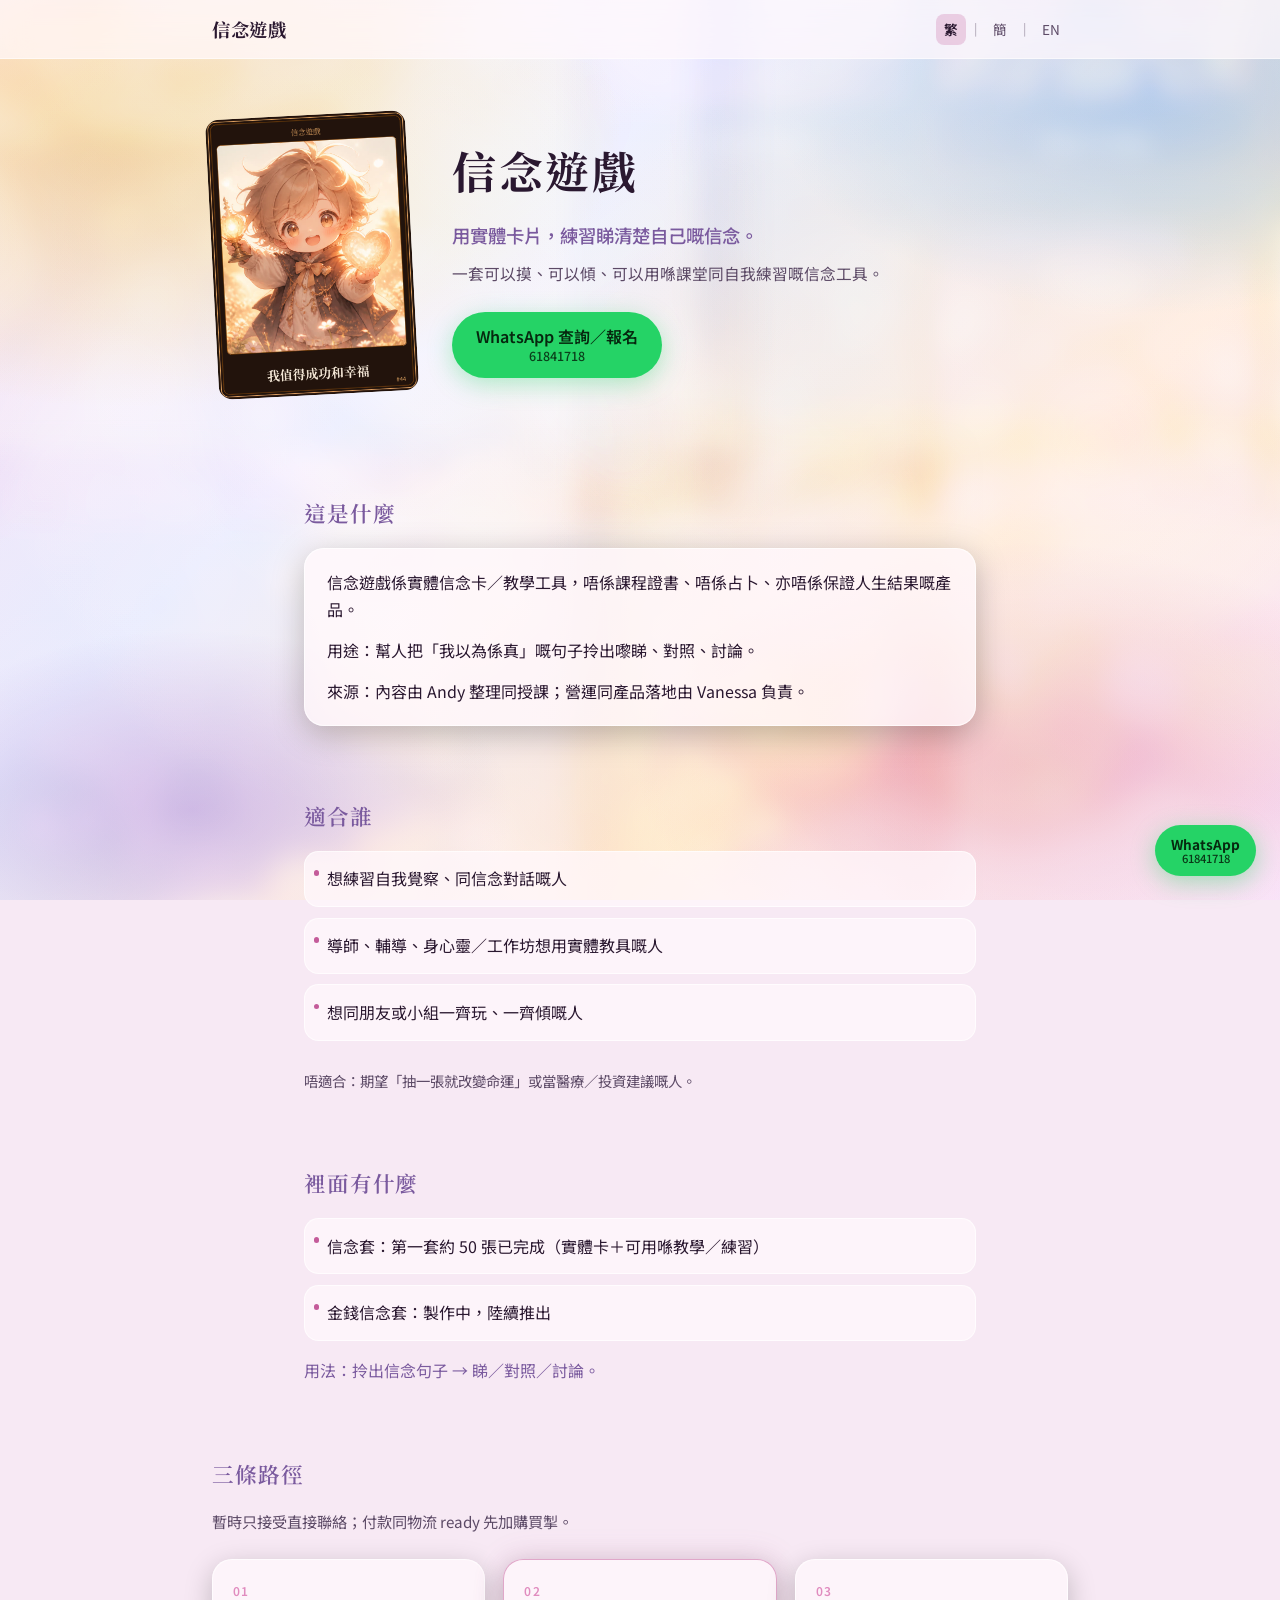
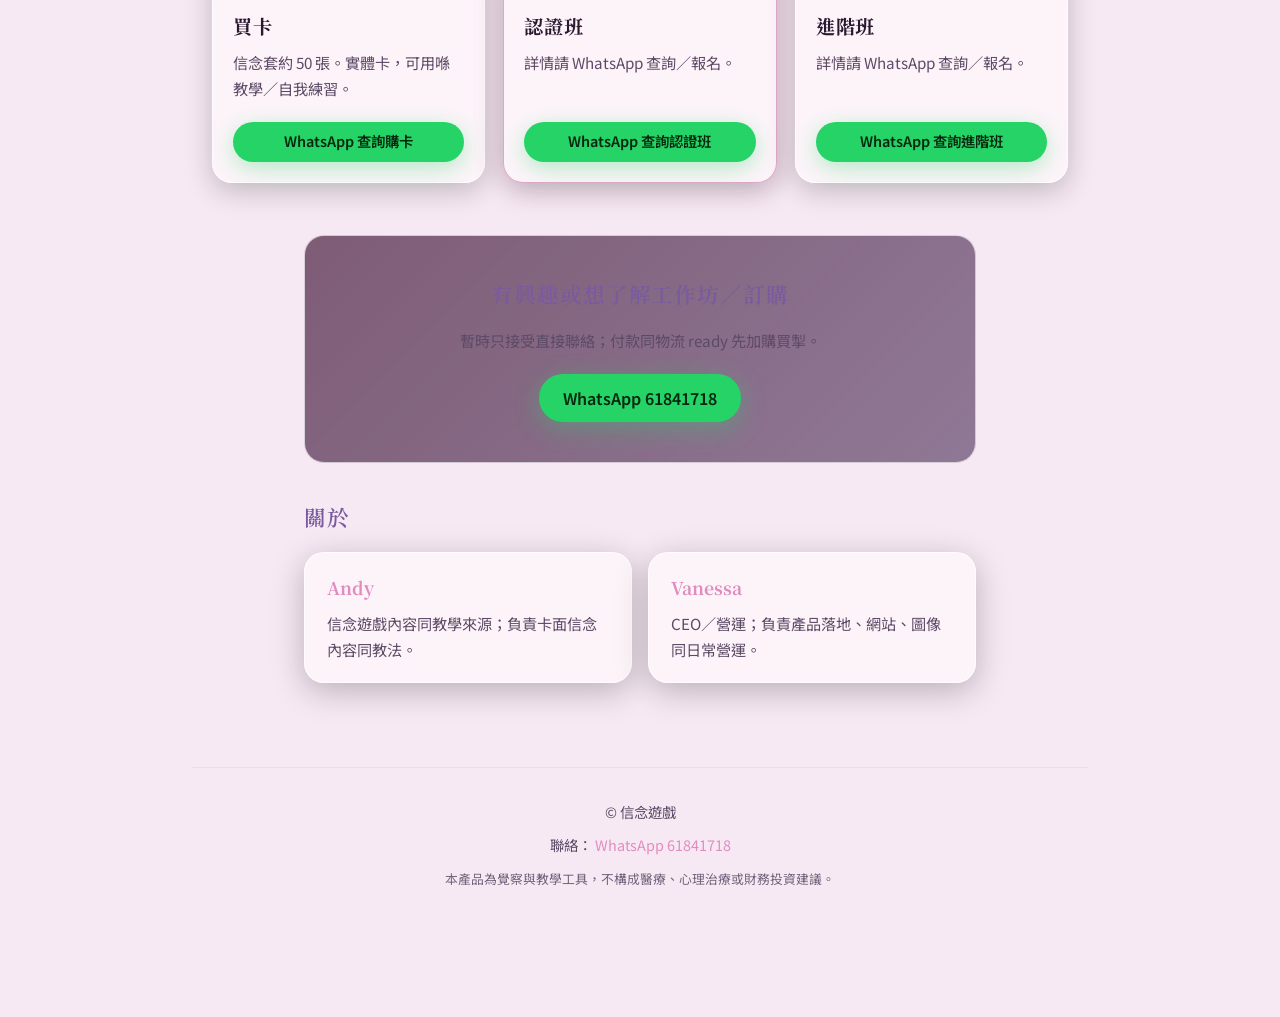
<file: xinnian/index.html>
<!DOCTYPE html>
<html lang="zh-Hant">
<head>
  <meta charset="UTF-8" />
  <meta name="viewport" content="width=device-width, initial-scale=1" />
  <title>信念遊戲</title>
  <meta name="description" content="信念遊戲 — 用實體卡片，練習睇清楚自己嘅信念。實體信念卡／教學工具。" />
  <link rel="preconnect" href="https://fonts.googleapis.com" />
  <link rel="preconnect" href="https://fonts.gstatic.com" crossorigin />
  <link href="https://fonts.googleapis.com/css2?family=Noto+Sans+TC:wght@400;500;600;700&family=Noto+Serif+TC:wght@500;600;700&display=swap" rel="stylesheet" />
  <link rel="stylesheet" href="styles.css" />
</head>
<body>
  <div class="bg-melt" aria-hidden="true">
    <div class="melt-layer melt-a"></div>
    <div class="melt-layer melt-b"></div>
    <div class="melt-layer melt-c"></div>
    <div class="melt-layer melt-d"></div>
    <div class="melt-veil"></div>
  </div>

  <header class="site-header">
    <div class="header-inner">
      <a class="logo" href="#top" data-i18n="brand">信念遊戲</a>
      <nav class="lang-switch" aria-label="Language">
        <button type="button" class="lang-btn is-active" data-lang="zh-Hant" aria-pressed="true">繁</button>
        <span class="lang-sep" aria-hidden="true">｜</span>
        <button type="button" class="lang-btn" data-lang="zh-Hans" aria-pressed="false">簡</button>
        <span class="lang-sep" aria-hidden="true">｜</span>
        <button type="button" class="lang-btn" data-lang="en" aria-pressed="false">EN</button>
      </nav>
    </div>
  </header>

  <main id="top">
    <!-- 1. Hero: photo-first + locked copy -->
    <section class="hero">
      <div class="hero-art">
        <img
          src="assets/card-sample.jpg"
          alt="信念遊戲卡片示意"
          width="240"
          height="360"
          class="card-sample"
        />
      </div>
      <div class="hero-copy">
        <h1 data-i18n="heroTitle">信念遊戲</h1>
        <p class="hero-line" data-i18n="heroLine">用實體卡片，練習睇清楚自己嘅信念。</p>
        <p class="hero-sub" data-i18n="heroSub">一套可以摸、可以傾、可以用喺課堂同自我練習嘅信念工具。</p>
        <a class="btn btn-wa" href="https://wa.me/85261841718" target="_blank" rel="noopener noreferrer">
          <span data-i18n="ctaPrimary">WhatsApp 查詢／報名</span>
          <span class="btn-sub">61841718</span>
        </a>
      </div>
    </section>

    <!-- 2. 這是什麼 -->
    <section class="block" id="what" aria-labelledby="what-heading">
      <h2 id="what-heading" data-i18n="whatTitle">這是什麼</h2>
      <div class="glass">
        <p data-i18n="whatP1">信念遊戲係實體信念卡／教學工具，唔係課程證書、唔係占卜、亦唔係保證人生結果嘅產品。</p>
        <p data-i18n="whatP2"><strong>用途：</strong>幫人把「我以為係真」嘅句子拎出嚟睇、對照、討論。</p>
        <p data-i18n="whatP3"><strong>來源：</strong>內容由 Andy 整理同授課；營運同產品落地由 Vanessa 負責。</p>
      </div>
    </section>

    <!-- 3. 適合誰 -->
    <section class="block" id="who" aria-labelledby="who-heading">
      <h2 id="who-heading" data-i18n="whoTitle">適合誰</h2>
      <ul class="fact-list">
        <li data-i18n="who1">想練習自我覺察、同信念對話嘅人</li>
        <li data-i18n="who2">導師、輔導、身心靈／工作坊想用實體教具嘅人</li>
        <li data-i18n="who3">想同朋友或小組一齊玩、一齊傾嘅人</li>
      </ul>
      <p class="note" data-i18n="whoNot">唔適合：期望「抽一張就改變命運」或當醫療／投資建議嘅人。</p>
    </section>

    <!-- 4. 裡面有什麼 / how it works -->
    <section class="block" id="inside" aria-labelledby="inside-heading">
      <h2 id="inside-heading" data-i18n="insideTitle">裡面有什麼</h2>
      <ul class="fact-list">
        <li data-i18n="inside1">信念套：第一套約 50 張已完成（實體卡＋可用喺教學／練習）</li>
        <li data-i18n="inside2">金錢信念套：製作中，陸續推出</li>
      </ul>
      <p class="how" data-i18n="howUse"><strong>用法：</strong>拎出信念句子 → 睇／對照／討論。</p>
    </section>

    <!-- Three offer paths (locked structure) -->
    <section class="block offers" id="offers" aria-labelledby="offers-heading">
      <h2 id="offers-heading" data-i18n="offersTitle">三條路徑</h2>
      <p class="section-lead" data-i18n="offersLead">暫時只接受直接聯絡；付款同物流 ready 先加購買掣。</p>
      <div class="offer-grid">
        <article class="offer-card">
          <span class="offer-num">01</span>
          <h3 data-i18n="offer1Title">買卡</h3>
          <p data-i18n="offer1Body">信念套約 50 張。實體卡，可用喺教學／自我練習。</p>
          <a class="btn btn-wa btn-sm" href="https://wa.me/85261841718" target="_blank" rel="noopener noreferrer" data-i18n="ctaCards">WhatsApp 查詢購卡</a>
        </article>
        <article class="offer-card offer-card--accent">
          <span class="offer-num">02</span>
          <h3 data-i18n="offer2Title">認證班</h3>
          <p data-i18n="offer2Body">詳情請 WhatsApp 查詢／報名。</p>
          <a class="btn btn-wa btn-sm" href="https://wa.me/85261841718" target="_blank" rel="noopener noreferrer" data-i18n="ctaCert">WhatsApp 查詢認證班</a>
        </article>
        <article class="offer-card">
          <span class="offer-num">03</span>
          <h3 data-i18n="offer3Title">進階班</h3>
          <p data-i18n="offer3Body">詳情請 WhatsApp 查詢／報名。</p>
          <a class="btn btn-wa btn-sm" href="https://wa.me/85261841718" target="_blank" rel="noopener noreferrer" data-i18n="ctaAdv">WhatsApp 查詢進階班</a>
        </article>
      </div>
    </section>

    <!-- 5. CTA strip -->
    <section class="cta-strip" id="contact" aria-labelledby="cta-heading">
      <h2 id="cta-heading" data-i18n="ctaTitle">有興趣或想了解工作坊／訂購</h2>
      <p data-i18n="ctaNote">暫時只接受直接聯絡；付款同物流 ready 先加購買掣。</p>
      <a class="btn btn-wa" href="https://wa.me/85261841718" target="_blank" rel="noopener noreferrer">
        <span data-i18n="ctaPrimary2">WhatsApp 61841718</span>
      </a>
    </section>

    <!-- 6. About -->
    <section class="block" id="about" aria-labelledby="about-heading">
      <h2 id="about-heading" data-i18n="aboutTitle">關於</h2>
      <div class="about-grid">
        <div class="glass">
          <h3 data-i18n="andyTitle">Andy</h3>
          <p data-i18n="andyBody">信念遊戲內容同教學來源；負責卡面信念內容同教法。</p>
        </div>
        <div class="glass">
          <h3 data-i18n="vanessaTitle">Vanessa</h3>
          <p data-i18n="vanessaBody">CEO／營運；負責產品落地、網站、圖像同日常營運。</p>
        </div>
      </div>
    </section>
  </main>

  <footer class="site-footer">
    <p data-i18n="footerCopy">© 信念遊戲</p>
    <p>
      <span data-i18n="footerContact">聯絡：</span>
      <a href="https://wa.me/85261841718" target="_blank" rel="noopener noreferrer">WhatsApp 61841718</a>
    </p>
    <p class="disclaimer" data-i18n="disclaimer">本產品為覺察與教學工具，不構成醫療、心理治療或財務投資建議。</p>
  </footer>

  <a class="sticky-wa" href="https://wa.me/85261841718" target="_blank" rel="noopener noreferrer" aria-label="WhatsApp 61841718">
    <span data-i18n="stickyWa">WhatsApp</span>
    <span class="sticky-num">61841718</span>
  </a>

  <script>
    const i18n = {
      "zh-Hant": {
        brand: "信念遊戲",
        heroTitle: "信念遊戲",
        heroLine: "用實體卡片，練習睇清楚自己嘅信念。",
        heroSub: "一套可以摸、可以傾、可以用喺課堂同自我練習嘅信念工具。",
        ctaPrimary: "WhatsApp 查詢／報名",
        whatTitle: "這是什麼",
        whatP1: "信念遊戲係實體信念卡／教學工具，唔係課程證書、唔係占卜、亦唔係保證人生結果嘅產品。",
        whatP2: "用途：幫人把「我以為係真」嘅句子拎出嚟睇、對照、討論。",
        whatP3: "來源：內容由 Andy 整理同授課；營運同產品落地由 Vanessa 負責。",
        whoTitle: "適合誰",
        who1: "想練習自我覺察、同信念對話嘅人",
        who2: "導師、輔導、身心靈／工作坊想用實體教具嘅人",
        who3: "想同朋友或小組一齊玩、一齊傾嘅人",
        whoNot: "唔適合：期望「抽一張就改變命運」或當醫療／投資建議嘅人。",
        insideTitle: "裡面有什麼",
        inside1: "信念套：第一套約 50 張已完成（實體卡＋可用喺教學／練習）",
        inside2: "金錢信念套：製作中，陸續推出",
        howUse: "用法：拎出信念句子 → 睇／對照／討論。",
        offersTitle: "三條路徑",
        offersLead: "暫時只接受直接聯絡；付款同物流 ready 先加購買掣。",
        offer1Title: "買卡",
        offer1Body: "信念套約 50 張。實體卡，可用喺教學／自我練習。",
        ctaCards: "WhatsApp 查詢購卡",
        offer2Title: "認證班",
        offer2Body: "詳情請 WhatsApp 查詢／報名。",
        ctaCert: "WhatsApp 查詢認證班",
        offer3Title: "進階班",
        offer3Body: "詳情請 WhatsApp 查詢／報名。",
        ctaAdv: "WhatsApp 查詢進階班",
        ctaTitle: "有興趣或想了解工作坊／訂購",
        ctaNote: "暫時只接受直接聯絡；付款同物流 ready 先加購買掣。",
        ctaPrimary2: "WhatsApp 61841718",
        aboutTitle: "關於",
        andyTitle: "Andy",
        andyBody: "信念遊戲內容同教學來源；負責卡面信念內容同教法。",
        vanessaTitle: "Vanessa",
        vanessaBody: "CEO／營運；負責產品落地、網站、圖像同日常營運。",
        footerCopy: "© 信念遊戲",
        footerContact: "聯絡：",
        disclaimer: "本產品為覺察與教學工具，不構成醫療、心理治療或財務投資建議。",
        stickyWa: "WhatsApp"
      },
      "zh-Hans": {
        brand: "信念游戏",
        heroTitle: "信念游戏",
        heroLine: "即将推出",
        heroSub: "简体内容筹备中。请切换至「繁」查看完整介绍。",
        ctaPrimary: "WhatsApp 查询／报名",
        whatTitle: "即将推出",
        whatP1: "即将推出",
        whatP2: "即将推出",
        whatP3: "即将推出",
        whoTitle: "即将推出",
        who1: "即将推出",
        who2: "即将推出",
        who3: "即将推出",
        whoNot: "即将推出",
        insideTitle: "即将推出",
        inside1: "即将推出",
        inside2: "即将推出",
        howUse: "即将推出",
        offersTitle: "三条路径",
        offersLead: "即将推出 — 暂无标价，WhatsApp 查询。",
        offer1Title: "买卡",
        offer1Body: "即将推出",
        ctaCards: "WhatsApp 查询购卡",
        offer2Title: "认证班",
        offer2Body: "即将推出",
        ctaCert: "WhatsApp 查询认证班",
        offer3Title: "进阶班",
        offer3Body: "即将推出",
        ctaAdv: "WhatsApp 查询进阶班",
        ctaTitle: "有兴趣请 WhatsApp",
        ctaNote: "即将推出",
        ctaPrimary2: "WhatsApp 61841718",
        aboutTitle: "关于",
        andyTitle: "Andy",
        andyBody: "即将推出",
        vanessaTitle: "Vanessa",
        vanessaBody: "即将推出",
        footerCopy: "© 信念游戏",
        footerContact: "联络：",
        disclaimer: "本产品为觉察与教学工具，不构成医疗、心理治疗或财务投资建议。",
        stickyWa: "WhatsApp"
      },
      en: {
        brand: "Belief Game",
        heroTitle: "Belief Game",
        heroLine: "Coming soon",
        heroSub: "English copy in progress. Switch to 繁 for the full page.",
        ctaPrimary: "WhatsApp enquire / enrol",
        whatTitle: "Coming soon",
        whatP1: "Coming soon",
        whatP2: "Coming soon",
        whatP3: "Coming soon",
        whoTitle: "Coming soon",
        who1: "Coming soon",
        who2: "Coming soon",
        who3: "Coming soon",
        whoNot: "Coming soon",
        insideTitle: "Coming soon",
        inside1: "Coming soon",
        inside2: "Coming soon",
        howUse: "Coming soon",
        offersTitle: "Three paths",
        offersLead: "Coming soon — no prices listed; enquire via WhatsApp.",
        offer1Title: "Buy cards",
        offer1Body: "Coming soon",
        ctaCards: "WhatsApp — cards",
        offer2Title: "Certified class",
        offer2Body: "Coming soon",
        ctaCert: "WhatsApp — certified class",
        offer3Title: "Advanced class",
        offer3Body: "Coming soon",
        ctaAdv: "WhatsApp — advanced class",
        ctaTitle: "Interested? WhatsApp us",
        ctaNote: "Coming soon",
        ctaPrimary2: "WhatsApp 61841718",
        aboutTitle: "About",
        andyTitle: "Andy",
        andyBody: "Coming soon",
        vanessaTitle: "Vanessa",
        vanessaBody: "Coming soon",
        footerCopy: "© Belief Game",
        footerContact: "Contact: ",
        disclaimer: "Awareness and teaching tool only. Not medical, psychotherapy, or financial advice.",
        stickyWa: "WhatsApp"
      }
    };

    function applyLang(lang) {
      const dict = i18n[lang] || i18n["zh-Hant"];
      document.documentElement.lang = lang === "en" ? "en" : lang;
      document.querySelectorAll("[data-i18n]").forEach((el) => {
        const key = el.getAttribute("data-i18n");
        if (dict[key] != null) el.textContent = dict[key];
      });
      document.querySelectorAll(".lang-btn").forEach((btn) => {
        const active = btn.getAttribute("data-lang") === lang;
        btn.classList.toggle("is-active", active);
        btn.setAttribute("aria-pressed", active ? "true" : "false");
      });
    }

    document.querySelectorAll(".lang-btn").forEach((btn) => {
      btn.addEventListener("click", () => applyLang(btn.getAttribute("data-lang")));
    });

    applyLang("zh-Hant");
  </script>
</body>
</html>
</file>
<file: styles.css>
/* Fanling Piano — mostly white + light gold accents */
:root {
  --bg: #ffffff;
  --panel: #ffffff;
  --text: #1a1a1a;
  --muted: #667085;
  --gold: #c9a227;
  --gold-soft: rgba(201, 162, 39, 0.12);
  --gold-line: rgba(201, 162, 39, 0.35);
  --border: #ececec;
  --wa: #25d366;
  --wa-ink: #062012;
  --radius: 14px;
  --shadow: 0 8px 28px rgba(16, 24, 40, 0.06);
  --font: "PingFang TC", "Noto Sans TC", "Hiragino Sans GB", "Microsoft JhengHei",
    system-ui, -apple-system, sans-serif;
  --max: 1080px;
}

*, *::before, *::after { box-sizing: border-box; }
html { scroll-behavior: smooth; }
body {
  margin: 0;
  font-family: var(--font);
  background: var(--bg);
  color: var(--text);
  line-height: 1.65;
  -webkit-font-smoothing: antialiased;
  min-height: 100vh;
  padding-bottom: 5.5rem;
}
img { max-width: 100%; display: block; }
a { color: var(--gold); text-underline-offset: 3px; }
a:hover { color: #a8861c; }
.wrap { width: min(100% - 2rem, var(--max)); margin-inline: auto; }

.topbar {
  position: sticky; top: 0; z-index: 40;
  background: rgba(255,255,255,0.94);
  backdrop-filter: blur(10px);
  border-bottom: 1px solid var(--border);
}
.topbar-inner {
  display: flex; align-items: center; justify-content: space-between;
  gap: 1rem; padding: 0.75rem 0;
}
.brand-mark {
  font-weight: 650; font-size: 0.95rem; color: var(--text); text-decoration: none;
}
.brand-mark span {
  display: block; font-size: 0.72rem; font-weight: 500; color: var(--muted);
}
.nav-cta {
  display: inline-flex; align-items: center; gap: 0.4rem;
  background: var(--wa); color: var(--wa-ink) !important;
  font-weight: 700; font-size: 0.85rem; padding: 0.55rem 0.9rem;
  border-radius: 999px; text-decoration: none !important;
}

/* Hero: text first, small portrait, blurred piano bg */
.hero {
  position: relative;
  isolation: isolate;
  overflow: hidden;
  padding: 2.75rem 0 3rem;
  min-height: 22rem;
}
.hero-bg {
  position: absolute; inset: 0; z-index: -2;
  background: url("photos/piano-atmosphere.jpg") center / cover no-repeat;
  filter: blur(10px) saturate(0.85) brightness(1.08);
  transform: scale(1.12);
}
.hero-veil {
  position: absolute; inset: 0; z-index: -1;
  background: linear-gradient(105deg, rgba(255,255,255,0.92) 0%, rgba(255,255,255,0.88) 55%, rgba(255,255,255,0.72) 100%);
}
.hero-inner {
  display: flex; flex-wrap: wrap; align-items: center; gap: 1.35rem 1.75rem;
}
.hero-copy { flex: 1 1 16rem; min-width: 0; max-width: 36rem; }
.hero-copy .eyebrow {
  display: inline-block; font-size: 0.78rem; letter-spacing: 0.12em;
  text-transform: uppercase; color: var(--gold); margin-bottom: 0.65rem; font-weight: 600;
}
.hero-copy h1 {
  font-size: clamp(1.9rem, 6vw, 2.75rem); line-height: 1.22; font-weight: 750;
  margin: 0 0 0.85rem; color: var(--text); letter-spacing: -0.01em;
}
.hero-tags { display: flex; flex-wrap: wrap; gap: 0.45rem; margin: 0 0 1.15rem; padding: 0; list-style: none; }
.hero-tags li {
  font-size: 0.82rem; padding: 0.3rem 0.7rem; border-radius: 999px;
  background: var(--gold-soft); border: 1px solid var(--gold-line); color: #8a7018;
}
.lead { margin: 0 0 1.4rem; color: var(--muted); font-size: 1.08rem; line-height: 1.7; }
.cta-row { display: flex; flex-wrap: wrap; gap: 0.75rem; align-items: center; }
.btn-wa {
  display: inline-flex; align-items: center; gap: 0.55rem;
  background: var(--wa); color: var(--wa-ink) !important; font-weight: 750;
  font-size: 1.05rem; padding: 0.9rem 1.25rem; border-radius: 999px;
  text-decoration: none !important; box-shadow: 0 8px 24px rgba(37, 211, 102, 0.25);
}
.btn-wa:hover { filter: brightness(1.05); color: var(--wa-ink) !important; }
.cta-note { font-size: 0.85rem; color: var(--muted); }
.portrait {
  flex: 0 0 auto;
  width: min(132px, 28vw);
  aspect-ratio: 4/5;
  margin: 0;
  border-radius: 16px;
  overflow: hidden;
  background: #f6f6f6;
  border: 2px solid rgba(255,255,255,0.95);
  box-shadow: 0 10px 28px rgba(16, 24, 40, 0.12);
}
.portrait img { width: 100%; height: 100%; object-fit: cover; }

section { padding: 2rem 0; }
.section-title {
  font-size: 1.25rem; font-weight: 700; margin: 0 0 1rem; color: var(--text);
  display: flex; align-items: center; gap: 0.6rem;
}
.section-title::before {
  content: ""; width: 10px; height: 10px; border-radius: 2px;
  background: var(--gold); transform: rotate(45deg); flex-shrink: 0;
}
.paper-card, .dark-card {
  background: var(--panel); color: var(--text); border-radius: var(--radius);
  padding: 1.25rem 1.35rem; box-shadow: var(--shadow); border: 1px solid var(--border);
}
.paper-card p { margin: 0; font-size: 0.98rem; line-height: 1.75; }

.subjects { display: grid; gap: 0.75rem; }
.subject {
  background: #fff; border: 1px solid var(--border); border-left: 3px solid var(--gold);
  border-radius: 0 var(--radius) var(--radius) 0; padding: 1rem 1.15rem;
}
.subject h3 { margin: 0; font-size: 1.05rem; font-weight: 650; color: var(--text); }

.info-grid { display: grid; gap: 0.85rem; }
.slot {
  background: #fff; border-radius: var(--radius); padding: 1rem 1.15rem;
  border: 1px solid var(--border);
}
.slot .when { color: var(--gold); font-weight: 700; font-size: 0.92rem; margin-bottom: 0.25rem; }
.slot .where { color: var(--text); font-size: 0.95rem; }
.hint { margin-top: 0.85rem; font-size: 0.88rem; color: var(--muted); }
.fee-main { font-size: 1.45rem; font-weight: 750; color: var(--text); margin: 0 0 0.75rem; }
.fee-main span, .fee-accent { color: var(--gold); }
.fee-list { margin: 0; padding-left: 1.15rem; color: var(--muted); }
.fee-list li { margin-bottom: 0.45rem; }

.wa-sticky {
  position: fixed; left: 0; right: 0; bottom: 0; z-index: 50;
  padding: 0.75rem 1rem calc(0.75rem + env(safe-area-inset-bottom));
  background: rgba(255,255,255,0.96); border-top: 1px solid var(--border);
}
.wa-sticky a {
  display: flex; justify-content: center; align-items: center; gap: 0.5rem; width: 100%;
  background: var(--wa); color: var(--wa-ink) !important; font-weight: 750;
  font-size: 1.05rem; padding: 0.95rem 1rem; border-radius: 12px; text-decoration: none !important;
}

footer {
  padding: 2rem 0 1rem; border-top: 1px solid var(--border);
  text-align: center; color: var(--muted); font-size: 0.88rem;
}
footer strong { color: var(--text); font-weight: 600; }

@media (min-width: 640px) {
  :root { --max: 980px; }
  .portrait { width: 148px; }
  .subjects { grid-template-columns: repeat(3, 1fr); }
  .info-grid { grid-template-columns: 1fr 1fr; }
  .info-grid.fees { grid-template-columns: 1fr; }
  .wa-sticky { display: none; }
  body { padding-bottom: 0; }
  section { padding: 2.5rem 0; }
}
@media (min-width: 900px) {
  :root { --max: 1080px; }
  .hero-copy h1 { font-size: 2.85rem; }
  .portrait { width: 160px; }
  .hours-fees {
    display: grid; grid-template-columns: 1.1fr 1fr; gap: 1.25rem; align-items: start;
  }
}

.photo-grid {
  display: grid;
  grid-template-columns: repeat(3, 1fr);
  gap: 0.85rem;
}
.photo-grid figure {
  margin: 0;
  border-radius: var(--radius);
  overflow: hidden;
  border: 1px solid var(--border);
  box-shadow: var(--shadow);
  aspect-ratio: 4/5;
  background: #f6f6f6;
}
.photo-grid img {
  width: 100%;
  height: 100%;
  object-fit: cover;
  display: block;
}
@media (max-width: 720px) {
  .photo-grid { grid-template-columns: repeat(3, 1fr); }
  .photo-grid figure { aspect-ratio: 3/4; max-height: none; }
}


.room-shot {
  margin: 0;
  border-radius: var(--radius);
  overflow: hidden;
  border: 1px solid var(--border);
  box-shadow: var(--shadow);
  aspect-ratio: 16/9;
  background: #f6f6f6;
}
.room-shot img {
  width: 100%;
  height: 100%;
  object-fit: cover;
  display: block;
}

.room-shot-bottom {
  margin: 0;
  border-radius: 0;
  border: none;
  box-shadow: none;
  max-width: none;
  width: 100%;
  aspect-ratio: 21/9;
}
.room-shot-bottom img { width: 100%; height: 100%; object-fit: cover; display: block; }
@media (max-width: 720px) {
  .room-shot-bottom { aspect-ratio: 16/9; }
}
</file>
<file: xinnian/styles.css>
/* 信念遊戲 — dark pastel magenta / plum / soft lavender */

:root {
  --ink: #2a1830;
  --ink-soft: #4a3558;
  --magenta: #c45b9a;
  --magenta-soft: #e08cbf;
  --lavender: #9b7ec8;
  --lavender-soft: #7a5a9e;
  --gold: #e8c56a;
  --sky: #6eb6ff;
  --cream: #fff8fc;
  --cream-muted: #5c4a66;
  --card-bg: rgba(255, 248, 252, 0.78);
  --card-border: rgba(255, 255, 255, 0.65);
  --wa: #25d366;
  --wa-dark: #1da851;
  --radius: 1.25rem;
  --font-serif: "Noto Serif TC", "Songti TC", serif;
  --font-sans: "Noto Sans TC", "PingFang TC", "Helvetica Neue", sans-serif;
  --max: 42rem;
  --wide: 56rem;
}

*,
*::before,
*::after {
  box-sizing: border-box;
}

html {
  scroll-behavior: smooth;
}

body {
  margin: 0;
  min-height: 100vh;
  font-family: var(--font-sans);
  font-size: 1rem;
  line-height: 1.7;
  color: var(--ink);
  background: #f7e9f4;
  -webkit-font-smoothing: antialiased;
  padding-bottom: 5rem;
}

/* Melting card textures — colorful wash from real card art */
.bg-melt {
  position: fixed;
  inset: 0;
  pointer-events: none;
  z-index: -1;
  overflow: hidden;
  background:
    radial-gradient(ellipse 70% 55% at 10% 15%, rgba(232, 197, 106, 0.55), transparent 55%),
    radial-gradient(ellipse 60% 50% at 90% 10%, rgba(110, 182, 255, 0.45), transparent 50%),
    radial-gradient(ellipse 55% 45% at 80% 85%, rgba(196, 91, 154, 0.5), transparent 55%),
    radial-gradient(ellipse 50% 40% at 15% 90%, rgba(155, 126, 200, 0.45), transparent 50%),
    linear-gradient(135deg, #ffe8f4 0%, #e8f0ff 35%, #fff0d8 70%, #f3e0ff 100%);
}
.melt-layer {
  position: absolute;
  background-size: cover;
  background-position: center;
  filter: blur(14px) saturate(1.45) brightness(1.05);
  opacity: 0.72;
  mix-blend-mode: soft-light;
  transform: scale(1.25);
}
.melt-a {
  width: 70%; height: 65%;
  top: -15%; left: -20%;
  background-image: url("assets/melt-a.jpg");
  opacity: 0.78;
  mix-blend-mode: soft-light;
  filter: blur(12px) saturate(1.5);
}
.melt-b {
  width: 65%; height: 60%;
  top: -10%; right: -18%;
  background-image: url("assets/melt-b.jpg");
  opacity: 0.7;
  mix-blend-mode: soft-light;
  filter: blur(10px) saturate(1.55);
}
.melt-c {
  width: 75%; height: 55%;
  bottom: -12%; left: -10%;
  background-image: url("assets/melt-c.jpg");
  opacity: 0.68;
  mix-blend-mode: overlay;
  filter: blur(11px) saturate(1.4);
}
.melt-d {
  width: 60%; height: 55%;
  bottom: -8%; right: -12%;
  background-image: url("assets/melt-d.jpg");
  opacity: 0.65;
  mix-blend-mode: soft-light;
  filter: blur(13px) saturate(1.5);
}
.melt-veil {
  position: absolute;
  inset: 0;
  background:
    radial-gradient(circle at 30% 40%, rgba(255,255,255,0.18), transparent 45%),
    radial-gradient(circle at 70% 70%, rgba(255, 220, 240, 0.22), transparent 50%),
    linear-gradient(180deg, rgba(255,255,255,0.12) 0%, rgba(255,248,252,0.28) 55%, rgba(255,240,250,0.4) 100%);
}

img {
  max-width: 100%;
  height: auto;
  display: block;
}

a {
  color: var(--magenta-soft);
  text-decoration: none;
}

a:hover {
  color: var(--lavender-soft);
}

/* Header */
.site-header {
  position: sticky;
  top: 0;
  z-index: 40;
  backdrop-filter: blur(14px) saturate(1.2);
  background: rgba(255, 248, 252, 0.72);
  border-bottom: 1px solid rgba(255, 255, 255, 0.5);
}

.header-inner {
  max-width: var(--wide);
  margin: 0 auto;
  padding: 0.85rem 1.25rem;
  display: flex;
  align-items: center;
  justify-content: space-between;
  gap: 1rem;
}

.logo {
  font-family: var(--font-serif);
  font-weight: 700;
  font-size: 1.15rem;
  color: var(--ink);
  letter-spacing: 0.04em;
}

.logo:hover {
  color: var(--magenta-soft);
}

.lang-switch {
  display: flex;
  align-items: center;
  gap: 0.15rem;
  font-size: 0.85rem;
}

.lang-btn {
  appearance: none;
  border: none;
  background: transparent;
  color: var(--cream-muted);
  font-family: inherit;
  font-size: 0.85rem;
  padding: 0.35rem 0.5rem;
  border-radius: 0.5rem;
  cursor: pointer;
}

.lang-btn:hover {
  color: var(--ink);
}

.lang-btn.is-active {
  color: var(--ink);
  background: rgba(196, 91, 154, 0.25);
  font-weight: 600;
}

.lang-sep {
  color: var(--cream-muted);
  opacity: 0.7;
}

/* Main layout */
main {
  max-width: var(--wide);
  margin: 0 auto;
  padding: 0 1.25rem 3rem;
}

/* Hero — photo-first */
.hero {
  display: flex;
  flex-direction: column;
  align-items: center;
  text-align: center;
  gap: 1.75rem;
  padding: 2.5rem 0 3rem;
}

.hero-art {
  flex-shrink: 0;
}

.card-sample {
  width: 160px;
  height: auto;
  border-radius: 0.85rem;
  box-shadow:
    0 0 0 1px rgba(216, 137, 184, 0.35),
    0 12px 40px rgba(0, 0, 0, 0.45),
    0 0 48px var(--glow);
  transform: rotate(-3deg);
}

.hero-line {
  color: var(--ink-soft);
}
.hero-copy h1 {
  font-family: var(--font-serif);
  font-size: clamp(2rem, 6vw, 2.75rem);
  font-weight: 700;
  margin: 0 0 0.75rem;
  letter-spacing: 0.06em;
  color: var(--ink);
}

.hero-line {
  font-size: 1.15rem;
  font-weight: 500;
  margin: 0 0 0.65rem;
  color: var(--lavender-soft);
  max-width: 28rem;
  margin-left: auto;
  margin-right: auto;
}

.hero-sub {
  margin: 0 0 1.5rem;
  color: var(--cream-muted);
  font-size: 0.98rem;
  max-width: 30rem;
  margin-left: auto;
  margin-right: auto;
}

@media (min-width: 720px) {
  .hero {
    flex-direction: row;
    text-align: left;
    align-items: center;
    gap: 2.5rem;
    padding: 3.5rem 0 4rem;
  }

  .card-sample {
    width: 200px;
  }

  .hero-line,
  .hero-sub {
    margin-left: 0;
    margin-right: 0;
  }

  .hero-copy .btn {
    align-self: flex-start;
  }

  .hero-art {
    order: 0;
  }
}

/* Buttons */
.btn {
  display: inline-flex;
  flex-direction: column;
  align-items: center;
  justify-content: center;
  gap: 0.1rem;
  padding: 0.85rem 1.5rem;
  border-radius: 999px;
  font-family: inherit;
  font-weight: 600;
  font-size: 1rem;
  line-height: 1.3;
  border: none;
  cursor: pointer;
  transition: transform 0.15s ease, box-shadow 0.15s ease, background 0.15s ease;
}

.btn-wa {
  background: var(--wa);
  color: #06280f !important;
  box-shadow: 0 6px 24px rgba(37, 211, 102, 0.35);
}

.btn-wa:hover {
  background: var(--wa-dark);
  color: #06280f !important;
  transform: translateY(-1px);
  box-shadow: 0 8px 28px rgba(37, 211, 102, 0.45);
}

.btn-sub {
  font-size: 0.78rem;
  font-weight: 500;
  opacity: 0.85;
}

.btn-sm {
  padding: 0.65rem 1.15rem;
  font-size: 0.9rem;
  width: 100%;
}

/* Sections */
.block {
  padding: 2.25rem 0;
  max-width: var(--max);
  margin-left: auto;
  margin-right: auto;
}

.block h2,
.cta-strip h2 {
  font-family: var(--font-serif);
  font-size: 1.35rem;
  font-weight: 600;
  margin: 0 0 1rem;
  letter-spacing: 0.04em;
  color: var(--lavender-soft);
}

.section-lead {
  color: var(--cream-muted);
  margin: 0 0 1.5rem;
  font-size: 0.95rem;
}

.glass {
  background: var(--card-bg);
  border: 1px solid var(--card-border);
  border-radius: var(--radius);
  padding: 1.25rem 1.35rem;
  box-shadow: 0 8px 32px rgba(0, 0, 0, 0.25);
}

.glass p {
  margin: 0 0 0.85rem;
}

.glass p:last-child {
  margin-bottom: 0;
}

.glass strong {
  color: var(--magenta-soft);
  font-weight: 600;
}

.fact-list {
  list-style: none;
  margin: 0 0 1rem;
  padding: 0;
  display: flex;
  flex-direction: column;
  gap: 0.65rem;
}

.fact-list li {
  position: relative;
  padding: 0.85rem 1rem 0.85rem 1.35rem;
  background: var(--card-bg);
  border: 1px solid var(--card-border);
  border-radius: 0.9rem;
}

.fact-list li::before {
  content: "";
  position: absolute;
  left: 0.55rem;
  top: 1.15rem;
  width: 0.35rem;
  height: 0.35rem;
  border-radius: 50%;
  background: var(--magenta);
}

.note {
  margin: 0;
  font-size: 0.9rem;
  color: var(--cream-muted);
  padding: 0.75rem 0 0;
}

.how {
  margin: 0.5rem 0 0;
  color: var(--lavender-soft);
}

.how strong {
  color: var(--magenta-soft);
}

/* Offers */
.offers {
  max-width: var(--wide);
}

.offer-grid {
  display: grid;
  gap: 1rem;
}

@media (min-width: 720px) {
  .offer-grid {
    grid-template-columns: repeat(3, 1fr);
    gap: 1.15rem;
  }
}

.offer-card {
  background: var(--card-bg);
  border: 1px solid var(--card-border);
  border-radius: var(--radius);
  padding: 1.35rem 1.25rem 1.25rem;
  display: flex;
  flex-direction: column;
  gap: 0.5rem;
  box-shadow: 0 8px 28px rgba(0, 0, 0, 0.22);
}

.offer-card--accent {
  border-color: rgba(196, 91, 154, 0.5);
  box-shadow:
    0 8px 28px rgba(0, 0, 0, 0.22),
    0 0 32px rgba(196, 91, 154, 0.15);
}

.offer-num {
  font-size: 0.75rem;
  letter-spacing: 0.12em;
  color: var(--magenta-soft);
  font-weight: 600;
}

.offer-card h3 {
  font-family: var(--font-serif);
  font-size: 1.2rem;
  margin: 0;
  letter-spacing: 0.04em;
}

.offer-card p {
  margin: 0 0 0.75rem;
  flex: 1;
  font-size: 0.95rem;
  color: var(--cream-muted);
}

/* CTA strip */
.cta-strip {
  text-align: center;
  padding: 2.5rem 1.25rem;
  margin: 1rem auto 0;
  max-width: var(--max);
  background: linear-gradient(135deg, rgba(74, 32, 64, 0.7), rgba(58, 28, 72, 0.55));
  border: 1px solid var(--card-border);
  border-radius: var(--radius);
}

.cta-strip p {
  color: var(--cream-muted);
  margin: 0 0 1.25rem;
  font-size: 0.95rem;
}

/* About */
.about-grid {
  display: grid;
  gap: 1rem;
}

@media (min-width: 560px) {
  .about-grid {
    grid-template-columns: 1fr 1fr;
  }
}

.about-grid h3 {
  font-family: var(--font-serif);
  font-size: 1.1rem;
  margin: 0 0 0.5rem;
  color: var(--magenta-soft);
}

.about-grid p {
  margin: 0;
  font-size: 0.95rem;
  color: var(--cream-muted);
}

/* Footer */
.site-footer {
  max-width: var(--wide);
  margin: 0 auto;
  padding: 2rem 1.25rem 2.5rem;
  text-align: center;
  border-top: 1px solid rgba(216, 137, 184, 0.15);
  color: var(--cream-muted);
  font-size: 0.9rem;
}

.site-footer p {
  margin: 0 0 0.5rem;
}

.site-footer a {
  color: var(--magenta-soft);
}

.disclaimer {
  font-size: 0.8rem;
  line-height: 1.55;
  opacity: 0.85;
  max-width: 28rem;
  margin-left: auto !important;
  margin-right: auto !important;
  margin-top: 0.75rem !important;
}

/* Sticky WhatsApp */
.sticky-wa {
  position: fixed;
  right: 1rem;
  bottom: 1rem;
  z-index: 50;
  display: flex;
  flex-direction: column;
  align-items: center;
  background: var(--wa);
  color: #06280f !important;
  padding: 0.65rem 1rem;
  border-radius: 999px;
  font-weight: 700;
  font-size: 0.85rem;
  box-shadow: 0 6px 24px rgba(37, 211, 102, 0.4);
  line-height: 1.2;
}

.sticky-wa:hover {
  background: var(--wa-dark);
  color: #06280f !important;
}

.sticky-num {
  font-size: 0.7rem;
  font-weight: 500;
  opacity: 0.9;
}

@media (min-width: 900px) {
  .sticky-wa {
    right: 1.5rem;
    bottom: 1.5rem;
  }
}
</file>
